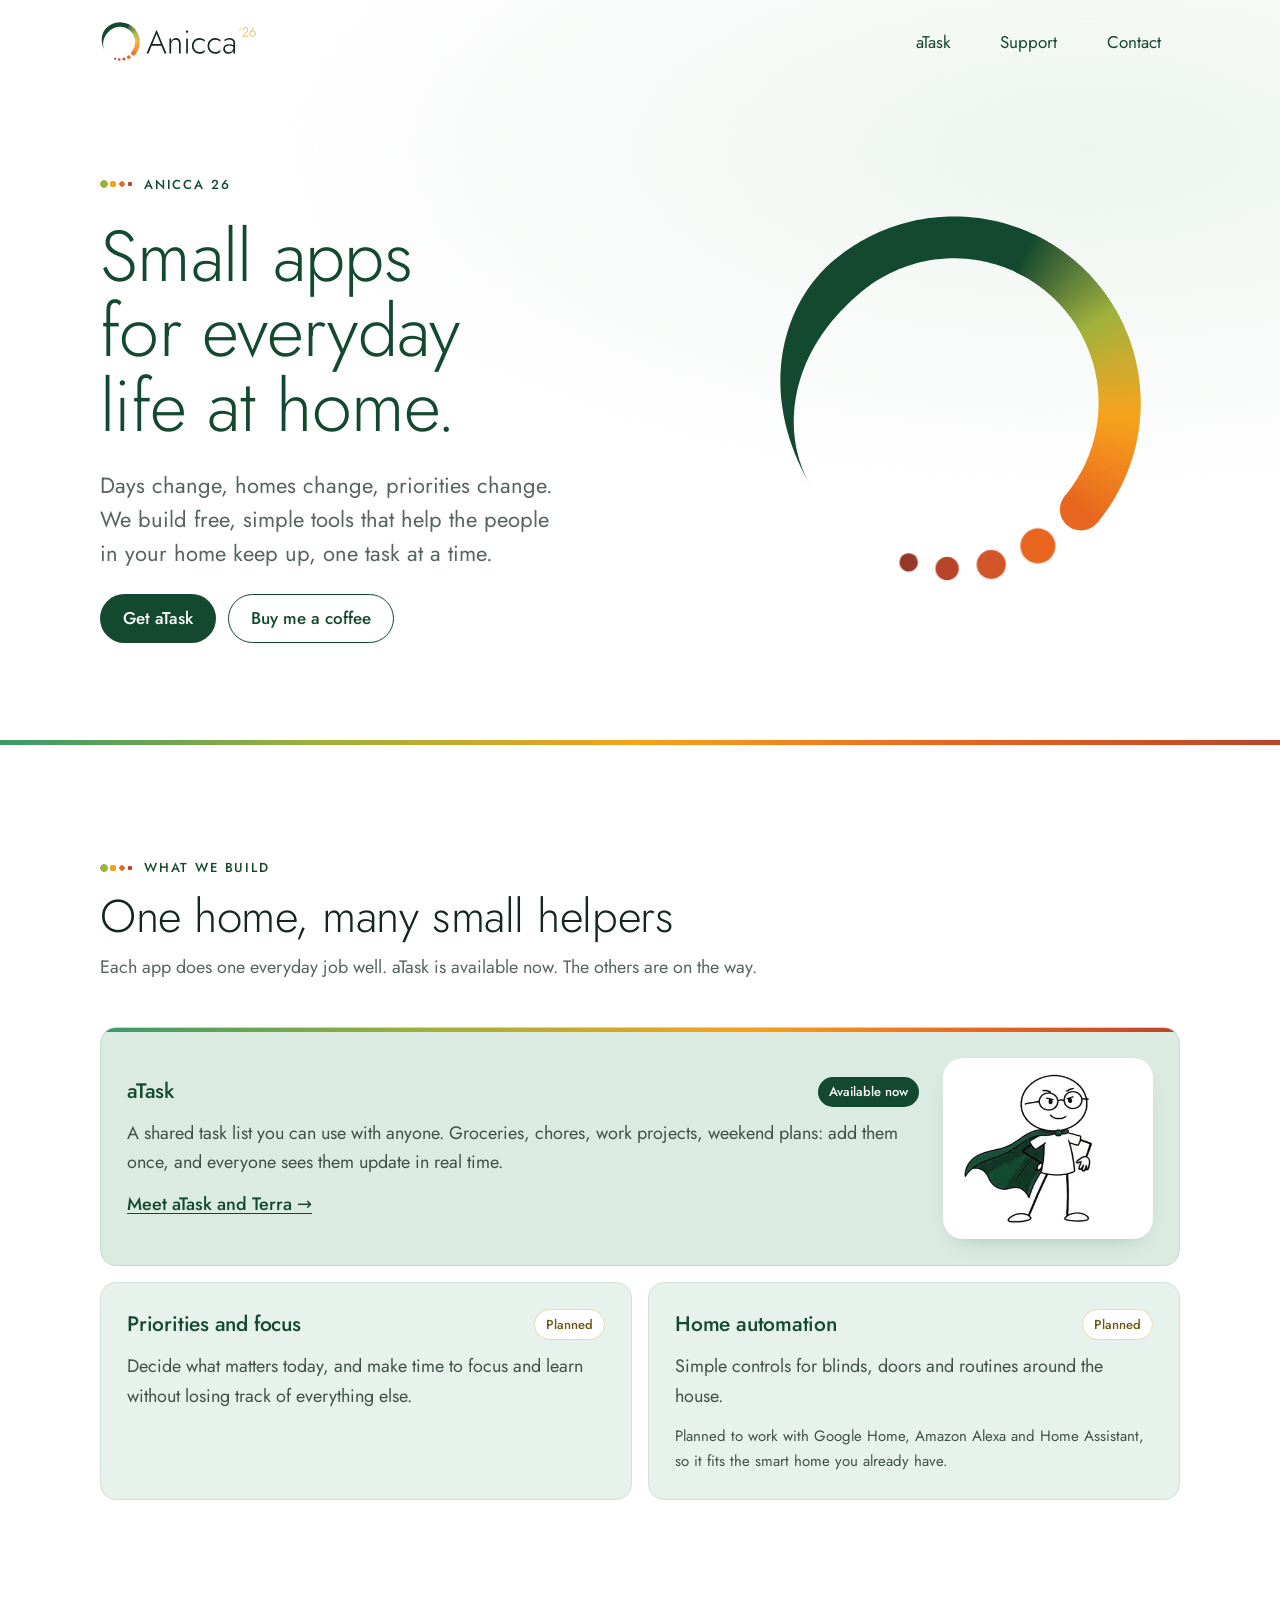
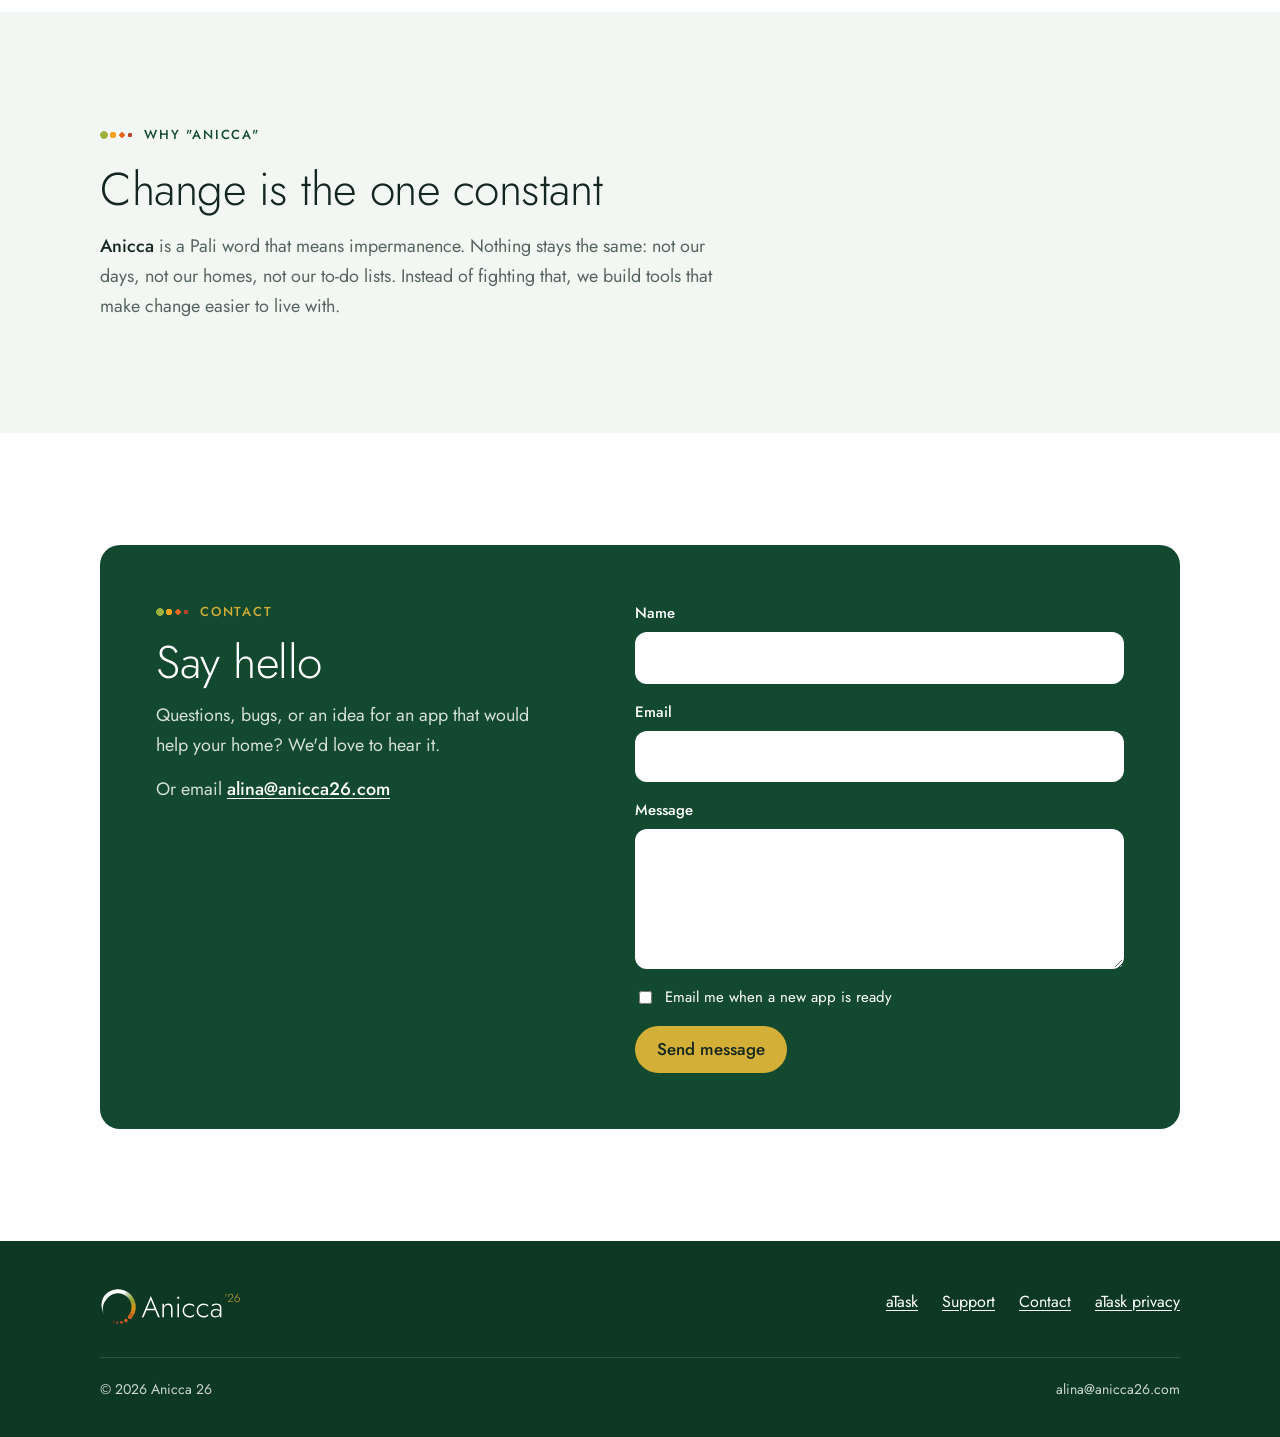
<file: docs/index.html>
<!doctype html>
<html lang="en">
<head>
  <meta charset="utf-8">
  <meta name="viewport" content="width=device-width, initial-scale=1">
  <title>Anicca 26 · Small apps for everyday life at home</title>
  <meta name="description" content="Anicca 26 builds free, simple apps for everyday life at home, one task at a time. Our first app is aTask, a shared task list you can use with anyone.">
  <link rel="canonical" href="https://anicca26.org/">
  <meta name="theme-color" content="#FFFFFF">
  <link rel="icon" href="assets/img/favicon.svg?v=3" type="image/svg+xml">
  <link rel="icon" href="assets/img/favicon-32.png?v=3" sizes="32x32" type="image/png">
  <link rel="apple-touch-icon" href="assets/img/apple-touch-icon.png?v=3">
  <meta property="og:type" content="website">
  <meta property="og:site_name" content="Anicca 26">
  <meta property="og:url" content="https://anicca26.org/">
  <meta property="og:title" content="Anicca 26 · Small apps for everyday life at home">
  <meta property="og:description" content="Free, simple apps for everyday life at home, one task at a time.">
  <meta property="og:image" content="https://anicca26.org/assets/img/og.png">
  <meta name="twitter:card" content="summary_large_image">
  <link rel="preconnect" href="https://fonts.googleapis.com">
  <link rel="preconnect" href="https://fonts.gstatic.com" crossorigin>
  <link rel="stylesheet" href="https://fonts.googleapis.com/css2?family=Jost:wght@300;400;500&display=swap">
  <link rel="stylesheet" href="assets/css/site.css?v=9">
</head>
<body>
<a class="skip" href="#main">Skip to content</a>

<div class="band">
  <div class="wrap">
    <header class="site-header">
      <a class="brand" href="./" aria-label="Anicca 26 home"><img src="assets/img/anicca26-lockup-on-light.svg?v=3" alt="Anicca 26" width="215" height="40"></a>
      <nav class="nav" aria-label="Main">
        <a href="atask/">aTask</a>
        <a href="support/">Support</a>
        <a href="#contact">Contact</a>
      </nav>
    </header>

    <section class="hero">
      <div class="copy">
        <span class="eyebrow">Anicca 26</span>
        <h1>Small apps for everyday life at home.</h1>
        <p class="lede">Days change, homes change, priorities change. We build free, simple tools that help the people in your home keep up, one task at a time.</p>
        <div class="actions">
          <a class="btn btn-primary" href="atask/">Get aTask</a>
          <a class="btn btn-outline" href="support/">Buy me a coffee</a>
        </div>
      </div>
      <div class="hero-art logo-art">
        <svg class="logo-anim play" viewBox="11 11 78 78" role="img" aria-label="The Anicca 26 logo: a line grows from a fine point into a circle, changes color, and ends in four dots">
          <defs><mask id="reveal" maskUnits="userSpaceOnUse" x="0" y="0" width="100" height="100"><path class="draw" d="M20.56 67.00 A34 34 0 1 1 71.85 76.05" pathLength="1" fill="none" stroke="#fff" stroke-width="16"/></mask></defs>
          <g mask="url(#reveal)"><path d="M20.56 67.00 L20.19 66.36 L19.84 65.72 L19.50 65.08 L19.16 64.42 L18.83 63.77 L18.52 63.11 L18.21 62.44 L17.91 61.76 L17.62 61.09 L17.34 60.40 L17.07 59.71 L16.82 59.02 L16.57 58.31 L16.33 57.61 L16.11 56.89 L15.90 56.18 L15.70 55.45 L15.51 54.72 L15.34 53.99 L15.18 53.25 L15.03 52.51 L14.90 51.76 L14.78 51.00 L14.67 50.25 L14.58 49.48 L14.50 48.72 L14.44 47.95 L14.40 47.18 L14.37 46.40 L14.36 45.62 L14.36 44.84 L14.38 44.06 L14.42 43.28 L14.48 42.49 L14.55 41.71 L14.64 40.92 L14.75 40.14 L14.88 39.35 L15.03 38.57 L15.19 37.79 L15.37 37.01 L15.58 36.23 L15.80 35.46 L16.04 34.69 L16.30 33.93 L16.58 33.17 L16.88 32.41 L17.20 31.67 L17.53 30.93 L17.89 30.19 L18.27 29.47 L18.66 28.76 L19.08 28.05 L19.51 27.36 L19.96 26.67 L20.43 26.00 L20.92 25.34 L21.43 24.69 L21.96 24.06 L22.50 23.44 L23.06 22.84 L23.64 22.25 L24.23 21.68 L24.84 21.13 L25.47 20.59 L26.11 20.07 L26.76 19.56 L27.42 19.07 L28.09 18.59 L28.77 18.12 L29.46 17.67 L30.16 17.24 L30.87 16.82 L31.59 16.42 L32.32 16.03 L33.05 15.65 L33.79 15.30 L34.54 14.96 L35.30 14.63 L36.07 14.32 L36.84 14.03 L37.62 13.76 L38.40 13.50 L39.19 13.26 L39.98 13.03 L40.78 12.83 L41.58 12.64 L42.39 12.46 L43.20 12.31 L44.01 12.17 L44.82 12.05 L45.64 11.95 L46.46 11.86 L47.28 11.80 L48.11 11.75 L48.93 11.71 L49.75 11.70 L50.58 11.70 L51.40 11.73 L52.23 11.76 L53.05 11.82 L53.87 11.90 L54.69 11.99 L55.51 12.10 L56.32 12.23 L57.13 12.37 L57.94 12.53 L58.75 12.71 L59.55 12.91 L60.34 13.12 L61.13 13.35 L61.92 13.60 L62.70 13.87 L63.48 14.15 L64.24 14.45 L65.01 14.76 L65.76 15.09 L66.51 15.44 L67.25 15.80 L67.98 16.18 L63.94 23.78 L63.38 23.48 L62.80 23.20 L62.22 22.93 L61.64 22.67 L61.05 22.43 L60.45 22.20 L59.85 21.98 L59.24 21.78 L58.63 21.58 L58.02 21.40 L57.40 21.24 L56.78 21.08 L56.16 20.95 L55.53 20.82 L54.90 20.71 L54.27 20.61 L53.64 20.52 L53.00 20.45 L52.36 20.39 L51.73 20.35 L51.09 20.32 L50.45 20.30 L49.81 20.30 L49.17 20.31 L48.53 20.34 L47.89 20.37 L47.26 20.43 L46.62 20.49 L45.99 20.57 L45.35 20.67 L44.72 20.77 L44.10 20.89 L43.47 21.03 L42.85 21.17 L42.23 21.33 L41.61 21.51 L41.00 21.70 L40.40 21.90 L39.79 22.11 L39.20 22.34 L38.60 22.57 L38.01 22.83 L37.43 23.09 L36.86 23.37 L36.29 23.66 L35.72 23.96 L35.16 24.27 L34.61 24.60 L34.07 24.93 L33.54 25.28 L33.01 25.64 L32.49 26.01 L31.97 26.40 L31.47 26.79 L30.98 27.19 L30.49 27.61 L30.00 28.03 L29.53 28.45 L29.05 28.88 L28.59 29.32 L28.12 29.77 L27.67 30.22 L27.22 30.68 L26.77 31.14 L26.33 31.62 L25.90 32.10 L25.47 32.59 L25.05 33.09 L24.64 33.59 L24.23 34.11 L23.84 34.63 L23.44 35.16 L23.06 35.70 L22.69 36.24 L22.32 36.80 L21.97 37.36 L21.62 37.93 L21.29 38.51 L20.96 39.10 L20.64 39.70 L20.34 40.31 L20.04 40.92 L19.76 41.54 L19.49 42.17 L19.24 42.80 L18.99 43.45 L18.76 44.10 L18.54 44.75 L18.34 45.42 L18.15 46.09 L17.97 46.77 L17.81 47.45 L17.67 48.14 L17.54 48.83 L17.43 49.53 L17.33 50.23 L17.25 50.93 L17.19 51.64 L17.14 52.36 L17.12 53.07 L17.11 53.79 L17.12 54.50 L17.14 55.22 L17.19 55.94 L17.25 56.66 L17.34 57.38 L17.44 58.10 L17.56 58.81 L17.70 59.53 L17.87 60.23 L18.05 60.94 L18.25 61.64 L18.47 62.34 L18.71 63.03 L18.97 63.71 L19.24 64.38 L19.54 65.05 L19.86 65.71 L20.20 66.36 L20.56 67.00Z" fill="#12492F"/><path d="M66.19 15.29 L66.49 15.43 L66.80 15.58 L67.11 15.73 L63.26 23.43 L63.03 23.31 L62.79 23.20 L62.55 23.08Z" fill="#154A2F"/><path d="M66.76 15.56 L67.07 15.71 L67.37 15.87 L67.67 16.02 L63.71 23.65 L63.47 23.53 L63.24 23.41 L63.00 23.30Z" fill="#194D30"/><path d="M67.33 15.85 L67.64 16.00 L67.94 16.16 L68.24 16.32 L64.14 23.88 L63.91 23.76 L63.68 23.64 L63.44 23.52Z" fill="#1E5031"/><path d="M67.90 16.14 L68.20 16.30 L68.50 16.46 L68.80 16.63 L64.58 24.12 L64.35 23.99 L64.11 23.87 L63.88 23.74Z" fill="#225231"/><path d="M68.46 16.44 L68.76 16.61 L69.06 16.78 L69.35 16.95 L65.00 24.37 L64.78 24.24 L64.55 24.11 L64.32 23.98Z" fill="#265532"/><path d="M69.02 16.76 L69.31 16.93 L69.61 17.10 L69.90 17.27 L65.43 24.62 L65.20 24.49 L64.98 24.35 L64.75 24.22Z" fill="#2A5833"/><path d="M69.57 17.08 L69.86 17.25 L70.15 17.43 L70.44 17.61 L65.85 24.88 L65.63 24.74 L65.40 24.61 L65.18 24.47Z" fill="#2E5B33"/><path d="M70.12 17.41 L70.40 17.59 L70.69 17.77 L70.98 17.96 L66.27 25.15 L66.05 25.01 L65.82 24.87 L65.60 24.73Z" fill="#325D34"/><path d="M70.66 17.75 L70.94 17.93 L71.23 18.12 L71.51 18.31 L66.68 25.43 L66.46 25.28 L66.24 25.13 L66.02 24.99Z" fill="#366035"/><path d="M71.19 18.10 L71.47 18.29 L71.75 18.48 L72.03 18.67 L67.09 25.71 L66.87 25.56 L66.65 25.41 L66.43 25.26Z" fill="#396335"/><path d="M71.72 18.45 L72.00 18.65 L72.28 18.84 L72.55 19.04 L67.49 25.99 L67.27 25.84 L67.06 25.69 L66.84 25.54Z" fill="#3D6536"/><path d="M72.24 18.82 L72.52 19.02 L72.79 19.22 L73.06 19.42 L67.89 26.29 L67.67 26.13 L67.46 25.97 L67.25 25.82Z" fill="#416836"/><path d="M72.76 19.19 L73.03 19.40 L73.30 19.60 L73.57 19.81 L68.28 26.59 L68.07 26.43 L67.86 26.27 L67.65 26.11Z" fill="#456B37"/><path d="M73.27 19.58 L73.54 19.79 L73.80 20.00 L74.07 20.21 L68.67 26.90 L68.46 26.73 L68.25 26.57 L68.04 26.41Z" fill="#486E37"/><path d="M73.77 19.97 L74.04 20.18 L74.30 20.40 L74.56 20.61 L69.05 27.21 L68.84 27.04 L68.64 26.88 L68.43 26.71Z" fill="#4C7138"/><path d="M74.27 20.37 L74.53 20.59 L74.79 20.81 L75.05 21.03 L69.42 27.53 L69.22 27.36 L69.02 27.19 L68.82 27.02Z" fill="#507338"/><path d="M74.76 20.78 L75.02 21.00 L75.27 21.22 L75.53 21.45 L69.80 27.86 L69.60 27.68 L69.40 27.51 L69.20 27.34Z" fill="#537638"/><path d="M75.24 21.19 L75.50 21.42 L75.75 21.65 L76.00 21.88 L70.16 28.19 L69.97 28.01 L69.77 27.84 L69.57 27.66Z" fill="#577939"/><path d="M75.72 21.62 L75.97 21.85 L76.22 22.08 L76.47 22.31 L70.52 28.53 L70.33 28.35 L70.14 28.17 L69.94 27.99Z" fill="#5B7C39"/><path d="M76.19 22.05 L76.43 22.29 L76.68 22.52 L76.92 22.76 L70.88 28.88 L70.69 28.69 L70.50 28.51 L70.31 28.33Z" fill="#5E7F39"/><path d="M76.65 22.49 L76.89 22.73 L77.13 22.97 L77.37 23.21 L71.23 29.23 L71.04 29.04 L70.85 28.85 L70.67 28.67Z" fill="#62823A"/><path d="M77.10 22.94 L77.34 23.18 L77.58 23.43 L77.82 23.67 L71.57 29.58 L71.39 29.39 L71.20 29.20 L71.02 29.02Z" fill="#66843A"/><path d="M77.55 23.39 L77.79 23.64 L78.02 23.89 L78.25 24.14 L71.91 29.95 L71.73 29.75 L71.55 29.56 L71.36 29.37Z" fill="#6A873A"/><path d="M77.99 23.86 L78.22 24.11 L78.45 24.36 L78.68 24.61 L72.24 30.31 L72.06 30.12 L71.88 29.92 L71.71 29.73Z" fill="#6D8A3A"/><path d="M78.42 24.33 L78.65 24.58 L78.87 24.84 L79.10 25.09 L72.56 30.69 L72.39 30.49 L72.22 30.29 L72.04 30.09Z" fill="#718D3A"/><path d="M78.85 24.80 L79.07 25.06 L79.29 25.32 L79.51 25.58 L72.88 31.06 L72.71 30.86 L72.54 30.66 L72.37 30.46Z" fill="#75903B"/><path d="M79.26 25.29 L79.48 25.55 L79.70 25.81 L79.91 26.08 L73.19 31.45 L73.03 31.24 L72.86 31.04 L72.69 30.84Z" fill="#78933B"/><path d="M79.67 25.78 L79.88 26.04 L80.09 26.31 L80.30 26.58 L73.50 31.84 L73.34 31.63 L73.17 31.42 L73.01 31.22Z" fill="#7C963B"/><path d="M80.07 26.28 L80.28 26.54 L80.49 26.81 L80.69 27.09 L73.80 32.23 L73.64 32.02 L73.48 31.81 L73.32 31.60Z" fill="#80993B"/><path d="M80.46 26.78 L80.66 27.05 L80.87 27.33 L81.07 27.60 L74.09 32.63 L73.94 32.42 L73.78 32.21 L73.62 31.99Z" fill="#849C3B"/><path d="M80.84 27.29 L81.04 27.57 L81.24 27.84 L81.44 28.12 L74.38 33.03 L74.23 32.82 L74.07 32.60 L73.92 32.39Z" fill="#879F3B"/><path d="M81.22 27.81 L81.41 28.09 L81.61 28.37 L81.80 28.65 L74.66 33.44 L74.51 33.22 L74.36 33.01 L74.21 32.79Z" fill="#8BA23B"/><path d="M81.58 28.33 L81.77 28.61 L81.96 28.90 L82.15 29.18 L74.93 33.86 L74.78 33.63 L74.64 33.42 L74.49 33.20Z" fill="#8FA53B"/><path d="M81.94 28.86 L82.12 29.15 L82.31 29.43 L82.49 29.72 L75.19 34.27 L75.05 34.05 L74.91 33.83 L74.77 33.61Z" fill="#93A83B"/><path d="M82.29 29.40 L82.47 29.68 L82.65 29.97 L82.82 30.26 L75.45 34.70 L75.32 34.47 L75.18 34.25 L75.04 34.02Z" fill="#97AB3A"/><path d="M82.62 29.94 L82.80 30.23 L82.98 30.52 L83.15 30.81 L75.70 35.12 L75.57 34.89 L75.44 34.67 L75.30 34.44Z" fill="#9BAE3A"/><path d="M82.95 30.48 L83.13 30.78 L83.30 31.07 L83.46 31.37 L75.95 35.55 L75.82 35.32 L75.69 35.09 L75.55 34.87Z" fill="#9EB13A"/><path d="M83.27 31.03 L83.44 31.33 L83.61 31.63 L83.77 31.93 L76.19 35.99 L76.06 35.75 L75.93 35.52 L75.80 35.29Z" fill="#A1B13A"/><path d="M83.59 31.59 L83.75 31.89 L83.91 32.19 L84.06 32.49 L76.42 36.42 L76.29 36.19 L76.17 35.96 L76.04 35.72Z" fill="#A4B139"/><path d="M83.89 32.15 L84.05 32.46 L84.20 32.76 L84.35 33.06 L76.64 36.87 L76.52 36.63 L76.40 36.39 L76.28 36.16Z" fill="#A7B038"/><path d="M84.18 32.72 L84.33 33.02 L84.48 33.33 L84.63 33.64 L76.85 37.31 L76.74 37.07 L76.62 36.84 L76.51 36.60Z" fill="#A9B038"/><path d="M84.46 33.29 L84.61 33.60 L84.76 33.91 L84.90 34.22 L77.06 37.76 L76.95 37.52 L76.84 37.28 L76.73 37.04Z" fill="#ACB037"/><path d="M84.74 33.87 L84.88 34.18 L85.02 34.49 L85.15 34.80 L77.26 38.21 L77.16 37.97 L77.05 37.73 L76.94 37.49Z" fill="#AFAF37"/><path d="M85.00 34.45 L85.14 34.76 L85.27 35.07 L85.40 35.39 L77.45 38.67 L77.35 38.43 L77.25 38.18 L77.14 37.94Z" fill="#B1AF36"/><path d="M85.26 35.03 L85.39 35.35 L85.52 35.66 L85.64 35.98 L77.64 39.13 L77.54 38.88 L77.44 38.64 L77.34 38.40Z" fill="#B4AF35"/><path d="M85.50 35.62 L85.63 35.94 L85.75 36.26 L85.87 36.58 L77.82 39.59 L77.72 39.34 L77.63 39.10 L77.53 38.85Z" fill="#B6AE35"/><path d="M85.73 36.22 L85.86 36.54 L85.97 36.85 L86.09 37.18 L77.99 40.05 L77.90 39.81 L77.80 39.56 L77.71 39.31Z" fill="#B9AE34"/><path d="M85.96 36.82 L86.07 37.14 L86.19 37.46 L86.30 37.78 L78.15 40.52 L78.06 40.27 L77.97 40.02 L77.88 39.78Z" fill="#BBAE33"/><path d="M86.17 37.42 L86.28 37.74 L86.39 38.06 L86.50 38.38 L78.30 40.99 L78.22 40.74 L78.14 40.49 L78.05 40.24Z" fill="#BEAD33"/><path d="M86.38 38.02 L86.48 38.34 L86.59 38.67 L86.68 38.99 L78.45 41.47 L78.37 41.21 L78.29 40.96 L78.21 40.71Z" fill="#C0AD32"/><path d="M86.57 38.63 L86.67 38.95 L86.77 39.28 L86.86 39.61 L78.59 41.94 L78.51 41.69 L78.44 41.43 L78.36 41.18Z" fill="#C3AD31"/><path d="M86.76 39.24 L86.85 39.57 L86.94 39.89 L87.03 40.22 L78.72 42.42 L78.65 42.16 L78.58 41.91 L78.50 41.66Z" fill="#C5AC31"/><path d="M86.93 39.85 L87.02 40.18 L87.11 40.51 L87.19 40.84 L78.84 42.90 L78.77 42.64 L78.71 42.39 L78.64 42.13Z" fill="#C8AC30"/><path d="M87.10 40.47 L87.18 40.80 L87.26 41.13 L87.34 41.46 L78.95 43.38 L78.89 43.12 L78.83 42.87 L78.77 42.61Z" fill="#CAAC2F"/><path d="M87.25 41.09 L87.33 41.42 L87.40 41.75 L87.47 42.08 L79.06 43.86 L79.00 43.60 L78.95 43.35 L78.88 43.09Z" fill="#CCAB2E"/><path d="M87.39 41.71 L87.46 42.04 L87.53 42.38 L87.60 42.71 L79.16 44.35 L79.11 44.09 L79.05 43.83 L79.00 43.57Z" fill="#CFAB2E"/><path d="M87.53 42.33 L87.59 42.67 L87.66 43.00 L87.72 43.34 L79.25 44.83 L79.20 44.57 L79.15 44.31 L79.10 44.06Z" fill="#D1AA2D"/><path d="M87.65 42.96 L87.71 43.30 L87.77 43.63 L87.82 43.97 L79.33 45.32 L79.29 45.06 L79.24 44.80 L79.19 44.54Z" fill="#D3AA2C"/><path d="M87.76 43.59 L87.82 43.92 L87.87 44.26 L87.92 44.60 L79.40 45.81 L79.36 45.55 L79.32 45.29 L79.28 45.03Z" fill="#D6A92B"/><path d="M87.86 44.22 L87.91 44.56 L87.96 44.89 L88.00 45.23 L79.47 46.30 L79.43 46.04 L79.40 45.78 L79.36 45.52Z" fill="#D8A92A"/><path d="M87.95 44.85 L88.00 45.19 L88.04 45.53 L88.08 45.86 L79.53 46.79 L79.50 46.53 L79.46 46.27 L79.43 46.01Z" fill="#DAA929"/><path d="M88.03 45.48 L88.07 45.82 L88.11 46.16 L88.14 46.50 L79.58 47.28 L79.55 47.02 L79.52 46.76 L79.49 46.50Z" fill="#DDA828"/><path d="M88.10 46.12 L88.14 46.46 L88.17 46.80 L88.19 47.13 L79.62 47.78 L79.60 47.51 L79.57 47.25 L79.55 46.99Z" fill="#DFA827"/><path d="M88.16 46.75 L88.19 47.09 L88.21 47.43 L88.24 47.77 L79.65 48.27 L79.63 48.01 L79.61 47.74 L79.59 47.48Z" fill="#E1A727"/><path d="M88.21 47.39 L88.23 47.73 L88.25 48.07 L88.27 48.41 L79.67 48.77 L79.66 48.50 L79.65 48.24 L79.63 47.98Z" fill="#E3A726"/><path d="M88.25 48.03 L88.27 48.37 L88.28 48.71 L88.29 49.05 L79.69 49.26 L79.68 49.00 L79.67 48.73 L79.66 48.47Z" fill="#E6A624"/><path d="M88.28 48.66 L88.29 49.00 L88.29 49.34 L88.30 49.68 L79.70 49.75 L79.70 49.49 L79.69 49.23 L79.68 48.96Z" fill="#E8A623"/><path d="M88.29 49.30 L88.30 49.64 L88.30 49.98 L88.30 50.32 L79.70 50.25 L79.70 49.99 L79.70 49.72 L79.70 49.46Z" fill="#EAA522"/><path d="M88.30 49.94 L88.30 50.28 L88.29 50.62 L88.29 50.96 L79.69 50.74 L79.70 50.48 L79.70 50.22 L79.70 49.95Z" fill="#ECA521"/><path d="M88.30 50.58 L88.29 50.92 L88.28 51.26 L88.27 51.60 L79.67 51.24 L79.68 50.98 L79.69 50.71 L79.70 50.45Z" fill="#EFA420"/><path d="M88.28 51.22 L88.27 51.56 L88.25 51.90 L88.23 52.24 L79.65 51.73 L79.66 51.47 L79.68 51.21 L79.69 50.94Z" fill="#F1A41F"/><path d="M88.26 51.85 L88.24 52.19 L88.22 52.53 L88.19 52.87 L79.62 52.23 L79.64 51.96 L79.65 51.70 L79.67 51.44Z" fill="#F3A31E"/><path d="M88.22 52.49 L88.20 52.83 L88.17 53.17 L88.14 53.51 L79.58 52.72 L79.60 52.46 L79.62 52.19 L79.64 51.93Z" fill="#F5A21C"/><path d="M88.17 53.13 L88.14 53.47 L88.11 53.80 L88.08 54.14 L79.53 53.21 L79.55 52.95 L79.58 52.69 L79.60 52.42Z" fill="#F7A21B"/><path d="M88.11 53.76 L88.08 54.10 L88.04 54.44 L88.00 54.78 L79.47 53.70 L79.50 53.44 L79.53 53.18 L79.56 52.92Z" fill="#F7A01B"/><path d="M88.05 54.40 L88.01 54.73 L87.96 55.07 L87.92 55.41 L79.40 54.19 L79.44 53.93 L79.47 53.67 L79.50 53.41Z" fill="#F69F1B"/><path d="M87.97 55.03 L87.92 55.37 L87.87 55.70 L87.82 56.04 L79.33 54.68 L79.37 54.42 L79.41 54.16 L79.44 53.90Z" fill="#F69D1C"/><path d="M87.88 55.66 L87.83 56.00 L87.77 56.33 L87.71 56.67 L79.25 55.17 L79.29 54.91 L79.33 54.65 L79.37 54.39Z" fill="#F69B1C"/><path d="M87.78 56.29 L87.72 56.63 L87.66 56.96 L87.60 57.30 L79.16 55.66 L79.21 55.40 L79.25 55.14 L79.30 54.88Z" fill="#F59A1C"/><path d="M87.67 56.92 L87.61 57.25 L87.54 57.59 L87.47 57.92 L79.06 56.14 L79.11 55.88 L79.16 55.63 L79.21 55.37Z" fill="#F5981C"/><path d="M87.55 57.55 L87.48 57.88 L87.41 58.21 L87.33 58.54 L78.95 56.63 L79.01 56.37 L79.06 56.11 L79.12 55.85Z" fill="#F5971C"/><path d="M87.42 58.17 L87.34 58.50 L87.27 58.83 L87.19 59.17 L78.84 57.11 L78.90 56.85 L78.96 56.59 L79.02 56.34Z" fill="#F4951C"/><path d="M87.28 58.79 L87.20 59.12 L87.11 59.45 L87.03 59.78 L78.71 57.59 L78.78 57.33 L78.84 57.08 L78.91 56.82Z" fill="#F4941D"/><path d="M87.13 59.41 L87.04 59.74 L86.95 60.07 L86.86 60.40 L78.58 58.06 L78.65 57.81 L78.72 57.55 L78.79 57.30Z" fill="#F3921D"/><path d="M86.96 60.03 L86.87 60.36 L86.78 60.69 L86.68 61.01 L78.45 58.54 L78.52 58.29 L78.59 58.03 L78.66 57.78Z" fill="#F3901D"/><path d="M86.79 60.64 L86.70 60.97 L86.60 61.30 L86.49 61.62 L78.30 59.01 L78.38 58.76 L78.46 58.51 L78.53 58.25Z" fill="#F38F1D"/><path d="M86.61 61.26 L86.51 61.58 L86.40 61.90 L86.30 62.23 L78.15 59.48 L78.23 59.23 L78.31 58.98 L78.39 58.73Z" fill="#F28D1D"/><path d="M86.42 61.86 L86.31 62.19 L86.20 62.51 L86.09 62.83 L77.98 59.95 L78.07 59.70 L78.16 59.45 L78.24 59.20Z" fill="#F28C1D"/><path d="M86.21 62.47 L86.10 62.79 L85.99 63.11 L85.87 63.43 L77.81 60.41 L77.91 60.17 L77.99 59.92 L78.08 59.67Z" fill="#F18A1D"/><path d="M86.00 63.07 L85.88 63.39 L85.76 63.71 L85.64 64.03 L77.64 60.88 L77.73 60.63 L77.83 60.38 L77.92 60.14Z" fill="#F1881E"/><path d="M85.78 63.67 L85.66 63.99 L85.53 64.30 L85.40 64.62 L77.45 61.34 L77.55 61.09 L77.65 60.85 L77.74 60.60Z" fill="#F1871E"/><path d="M85.55 64.26 L85.42 64.58 L85.29 64.89 L85.15 65.21 L77.26 61.79 L77.36 61.55 L77.46 61.30 L77.56 61.06Z" fill="#F0851E"/><path d="M85.30 64.85 L85.17 65.17 L85.03 65.48 L84.89 65.79 L77.06 62.24 L77.17 62.00 L77.27 61.76 L77.38 61.52Z" fill="#F0841E"/><path d="M85.05 65.44 L84.91 65.75 L84.77 66.06 L84.63 66.37 L76.85 62.69 L76.96 62.45 L77.07 62.21 L77.18 61.97Z" fill="#EF821E"/><path d="M84.79 66.02 L84.64 66.33 L84.50 66.64 L84.35 66.94 L76.64 63.14 L76.75 62.90 L76.87 62.66 L76.98 62.42Z" fill="#EF801E"/><path d="M84.52 66.60 L84.37 66.90 L84.22 67.21 L84.06 67.51 L76.41 63.58 L76.53 63.34 L76.65 63.11 L76.77 62.87Z" fill="#EF7F1E"/><path d="M84.24 67.17 L84.08 67.47 L83.92 67.78 L83.77 68.08 L76.18 64.02 L76.31 63.78 L76.43 63.55 L76.55 63.32Z" fill="#EE7D1E"/><path d="M83.94 67.74 L83.79 68.04 L83.62 68.34 L83.46 68.64 L75.95 64.45 L76.07 64.22 L76.20 63.99 L76.32 63.76Z" fill="#EE7B1E"/><path d="M83.64 68.30 L83.48 68.60 L83.31 68.90 L83.14 69.19 L75.70 64.88 L75.83 64.65 L75.96 64.42 L76.09 64.19Z" fill="#ED7A1E"/><path d="M83.33 68.86 L83.17 69.16 L82.99 69.45 L82.82 69.74 L75.45 65.31 L75.59 65.08 L75.72 64.85 L75.85 64.62Z" fill="#ED781E"/><path d="M83.02 69.41 L82.84 69.71 L82.67 70.00 L82.49 70.29 L75.19 65.73 L75.33 65.51 L75.47 65.28 L75.60 65.05Z" fill="#EC761F"/><path d="M82.69 69.96 L82.51 70.25 L82.33 70.54 L82.14 70.82 L74.93 66.15 L75.07 65.93 L75.21 65.70 L75.35 65.48Z" fill="#EC751F"/><path d="M82.35 70.50 L82.17 70.79 L81.98 71.07 L81.79 71.36 L74.65 66.56 L74.80 66.34 L74.94 66.12 L75.09 65.90Z" fill="#EC731F"/><path d="M82.00 71.04 L81.82 71.32 L81.63 71.60 L81.43 71.88 L74.37 66.97 L74.52 66.75 L74.67 66.53 L74.82 66.31Z" fill="#EB711F"/><path d="M81.65 71.57 L81.46 71.85 L81.26 72.13 L81.06 72.40 L74.09 67.37 L74.24 67.16 L74.39 66.94 L74.54 66.73Z" fill="#EB701F"/><path d="M81.29 72.09 L81.09 72.37 L80.89 72.64 L80.69 72.92 L73.80 67.77 L73.95 67.56 L74.11 67.35 L74.26 67.13Z" fill="#EA6E1F"/><path d="M80.91 72.61 L80.71 72.88 L80.51 73.16 L80.30 73.43 L73.50 68.17 L73.66 67.96 L73.82 67.75 L73.97 67.53Z" fill="#EA6C1F"/><path d="M80.53 73.12 L80.33 73.39 L80.12 73.66 L79.91 73.93 L73.19 68.55 L73.35 68.35 L73.52 68.14 L73.68 67.93Z" fill="#E96A1F"/><path d="M80.14 73.63 L79.93 73.89 L79.72 74.16 L79.50 74.42 L72.88 68.94 L73.05 68.73 L73.21 68.53 L73.37 68.32Z" fill="#E9691F"/><path d="M79.75 74.13 L79.61 74.29 L79.48 74.46 L79.34 74.62 L72.75 69.09 L72.86 68.96 L72.96 68.84 L73.07 68.71Z" fill="#E8671F"/><path d="M72.95 68.85 L79.60 74.31 L79.34 74.62 L79.03 74.95 L78.69 75.24 L78.32 75.50 L77.93 75.72 L77.52 75.90 L77.09 76.03 L76.64 76.11 L76.20 76.15 L75.75 76.14 L75.30 76.09 L74.86 75.99 L74.43 75.84 L74.03 75.65 L73.64 75.42 L73.28 75.15 L72.95 74.84 L72.66 74.50 L72.40 74.13 L72.18 73.74 L72.00 73.33 L71.87 72.90 L71.79 72.45 L71.75 72.00 L71.76 71.55 L71.81 71.11 L71.91 70.67 L72.06 70.24 L72.25 69.84 L72.48 69.45 L72.75 69.09Z" fill="#E8661F"/></g><circle class="d d1" cx="67.21" cy="79.33" r="3.6" fill="#E8661F"/><circle class="d d2" cx="57.65" cy="83.13" r="3.0" fill="#D2552A"/><circle class="d d3" cx="48.58" cy="83.97" r="2.4" fill="#B8452A"/><circle class="d d4" cx="40.69" cy="82.70" r="1.9" fill="#963826"/>
        </svg>
      </div>
    </section>
  </div>
</div>

<main id="main">
  <section class="section">
    <div class="wrap">
      <div class="section-head">
        <span class="eyebrow">What we build</span>
        <h2>One home, many small helpers</h2>
        <p>Each app does one everyday job well. aTask is available now. The others are on the way.</p>
      </div>
      <div class="products">
        <article class="product featured is-link">
          <div class="text">
            <div class="top"><h3>aTask</h3><span class="chip chip-now">Available now</span></div>
            <p>A shared task list you can use with anyone. Groceries, chores, work projects, weekend plans: add them once, and everyone sees them update in real time.</p>
            <a class="more stretched" href="atask/">Meet aTask and Terra →</a>
          </div>
          <picture>
            <source srcset="assets/img/terra-wave-still.png?v=3" media="(prefers-reduced-motion: reduce)">
            <img class="terra-anim" src="assets/img/terra-wave.webp?v=3" alt="Terra, aTask's guide, waving hello" width="320" height="272" loading="lazy">
          </picture>
        </article>
        <article class="product">
          <div class="top"><h3>Priorities and focus</h3><span class="chip chip-later">Planned</span></div>
          <p>Decide what matters today, and make time to focus and learn without losing track of everything else.</p>
        </article>
        <article class="product">
          <div class="top"><h3>Home automation</h3><span class="chip chip-later">Planned</span></div>
          <p>Simple controls for blinds, doors and routines around the house.</p>
          <p class="works">Planned to work with Google Home, Amazon Alexa and Home Assistant, so it fits the smart home you already have.</p>
        </article>
      </div>
    </div>
  </section>

  <section class="section tinted">
    <div class="wrap">
      <div class="story">
        <span class="eyebrow">Why "Anicca"</span>
        <h2>Change is the one constant</h2>
        <p><strong>Anicca</strong> is a Pali word that means impermanence. Nothing stays the same: not our days, not our homes, not our to-do lists. Instead of fighting that, we build tools that make change easier to live with.</p>
      </div>
    </div>
  </section>

  <section class="section" id="contact">
    <div class="wrap">
      <div class="panel contact">
        <div class="intro">
          <span class="eyebrow" style="color:var(--gold)">Contact</span>
          <h2>Say hello</h2>
          <p class="muted">Questions, bugs, or an idea for an app that would help your home? We'd love to hear it.</p>
          <p class="muted">Or email <a class="email" href="mailto:alina@anicca26.com">alina@anicca26.com</a></p>
        </div>
        <!-- Form endpoint: FormSubmit (works on any static host). See README → "Contact form". -->
        <form action="https://formsubmit.co/alina@anicca26.com" method="POST">
          <input type="hidden" name="_subject" value="New message from anicca26.org">
          <input type="hidden" name="_next" value="https://anicca26.org/thanks/">
          <input type="hidden" name="_template" value="table">
          <input type="text" name="_honey" class="hp" tabindex="-1" autocomplete="off" aria-hidden="true">
          <div class="field"><label for="name">Name</label><input id="name" name="name" autocomplete="name"></div>
          <div class="field"><label for="email">Email</label><input id="email" name="email" type="email" autocomplete="email" required></div>
          <div class="field"><label for="message">Message</label><textarea id="message" name="message" required></textarea></div>
          <label style="display:flex;gap:10px;align-items:center;font-weight:400"><input type="checkbox" name="updates" value="yes" style="width:auto"> Email me when a new app is ready</label>
          <button class="btn btn-gold" type="submit">Send message</button>
        </form>
      </div>
    </div>
  </section>
</main>

<footer class="site-footer">
  <div class="wrap">
    <div class="footer-grid">
      <img src="assets/img/anicca26-lockup-on-dark.svg?v=3" alt="Anicca 26" width="194" height="36">
      <nav class="footer-links" aria-label="Footer">
        <a href="atask/">aTask</a>
        <a href="support/">Support</a>
        <a href="#contact">Contact</a>
        <a href="https://atask.anicca26.org/privacy">aTask privacy</a>
      </nav>
    </div>
    <div class="footer-bottom">
      <span>© 2026 Anicca 26</span>
      <span>alina@anicca26.com</span>
    </div>
  </div>
</footer>
<script src="assets/js/site.js?v=6" defer></script>
</body>
</html>
</file>
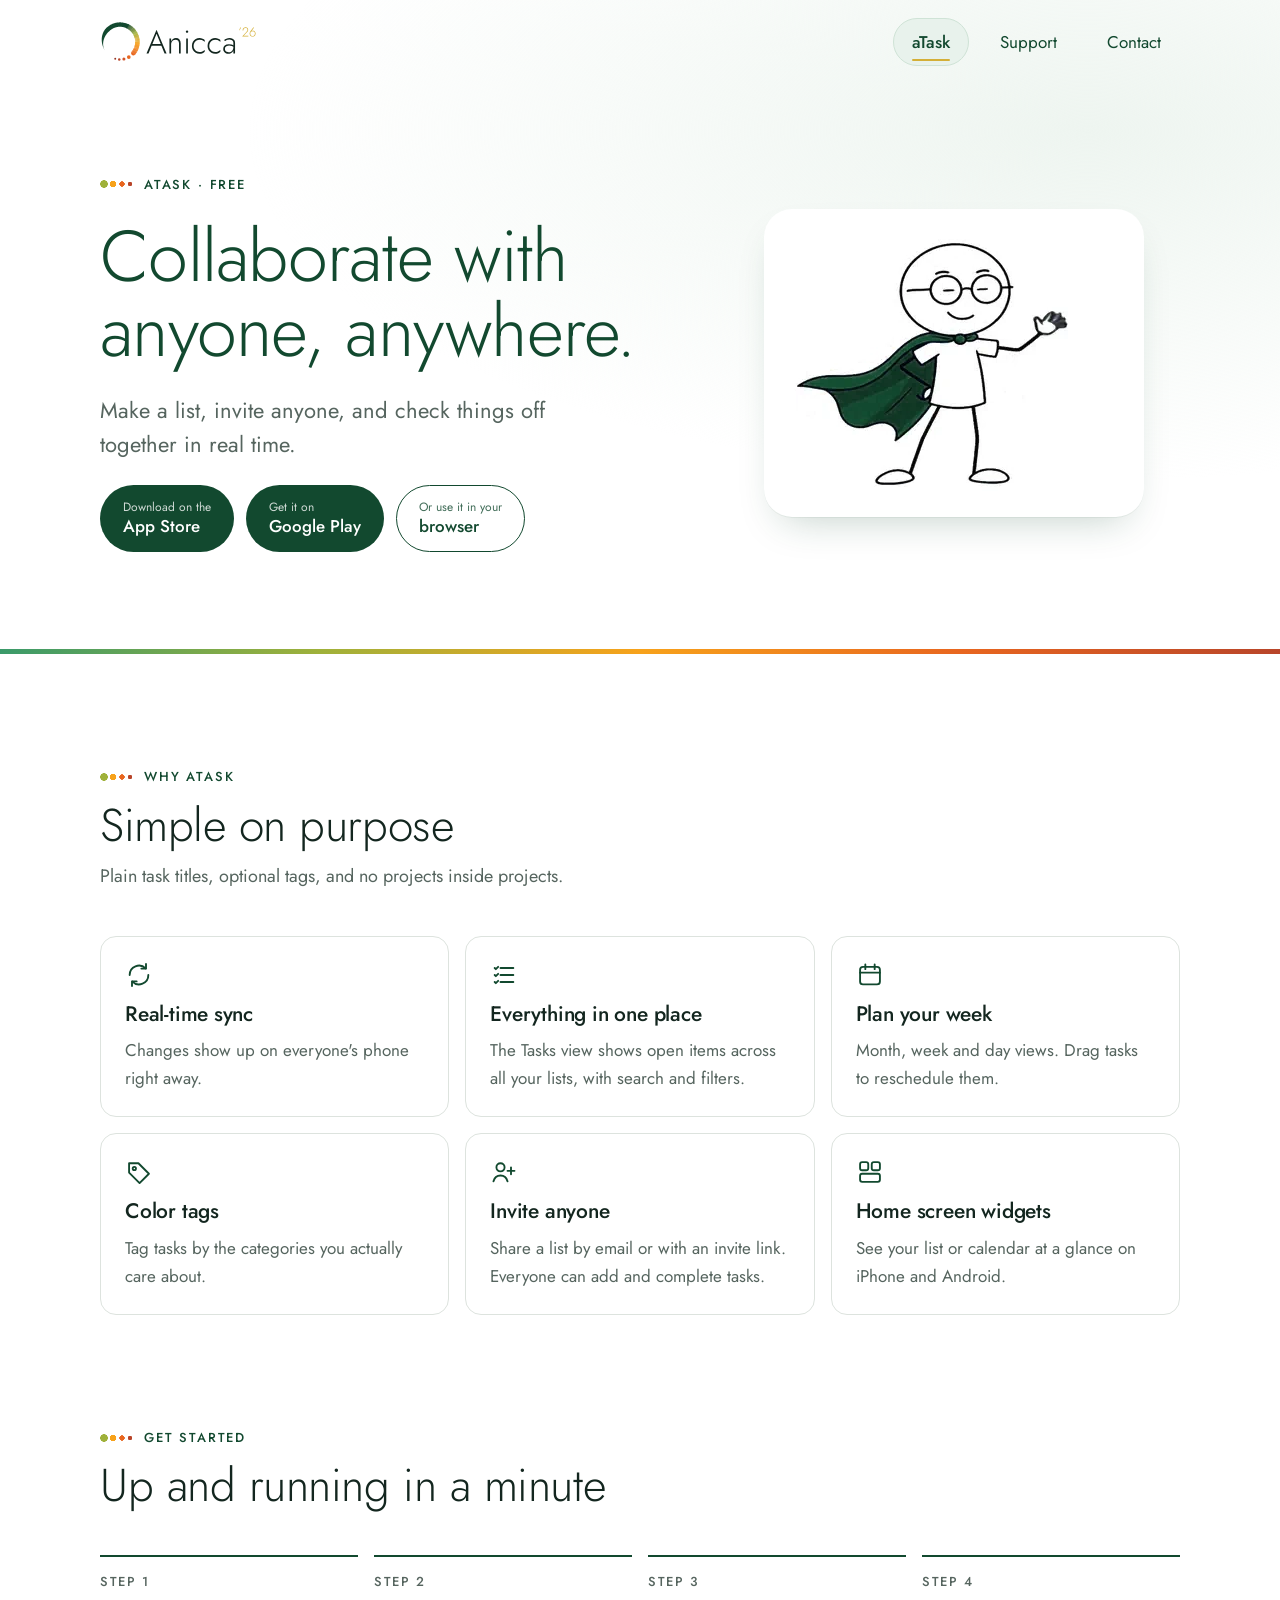
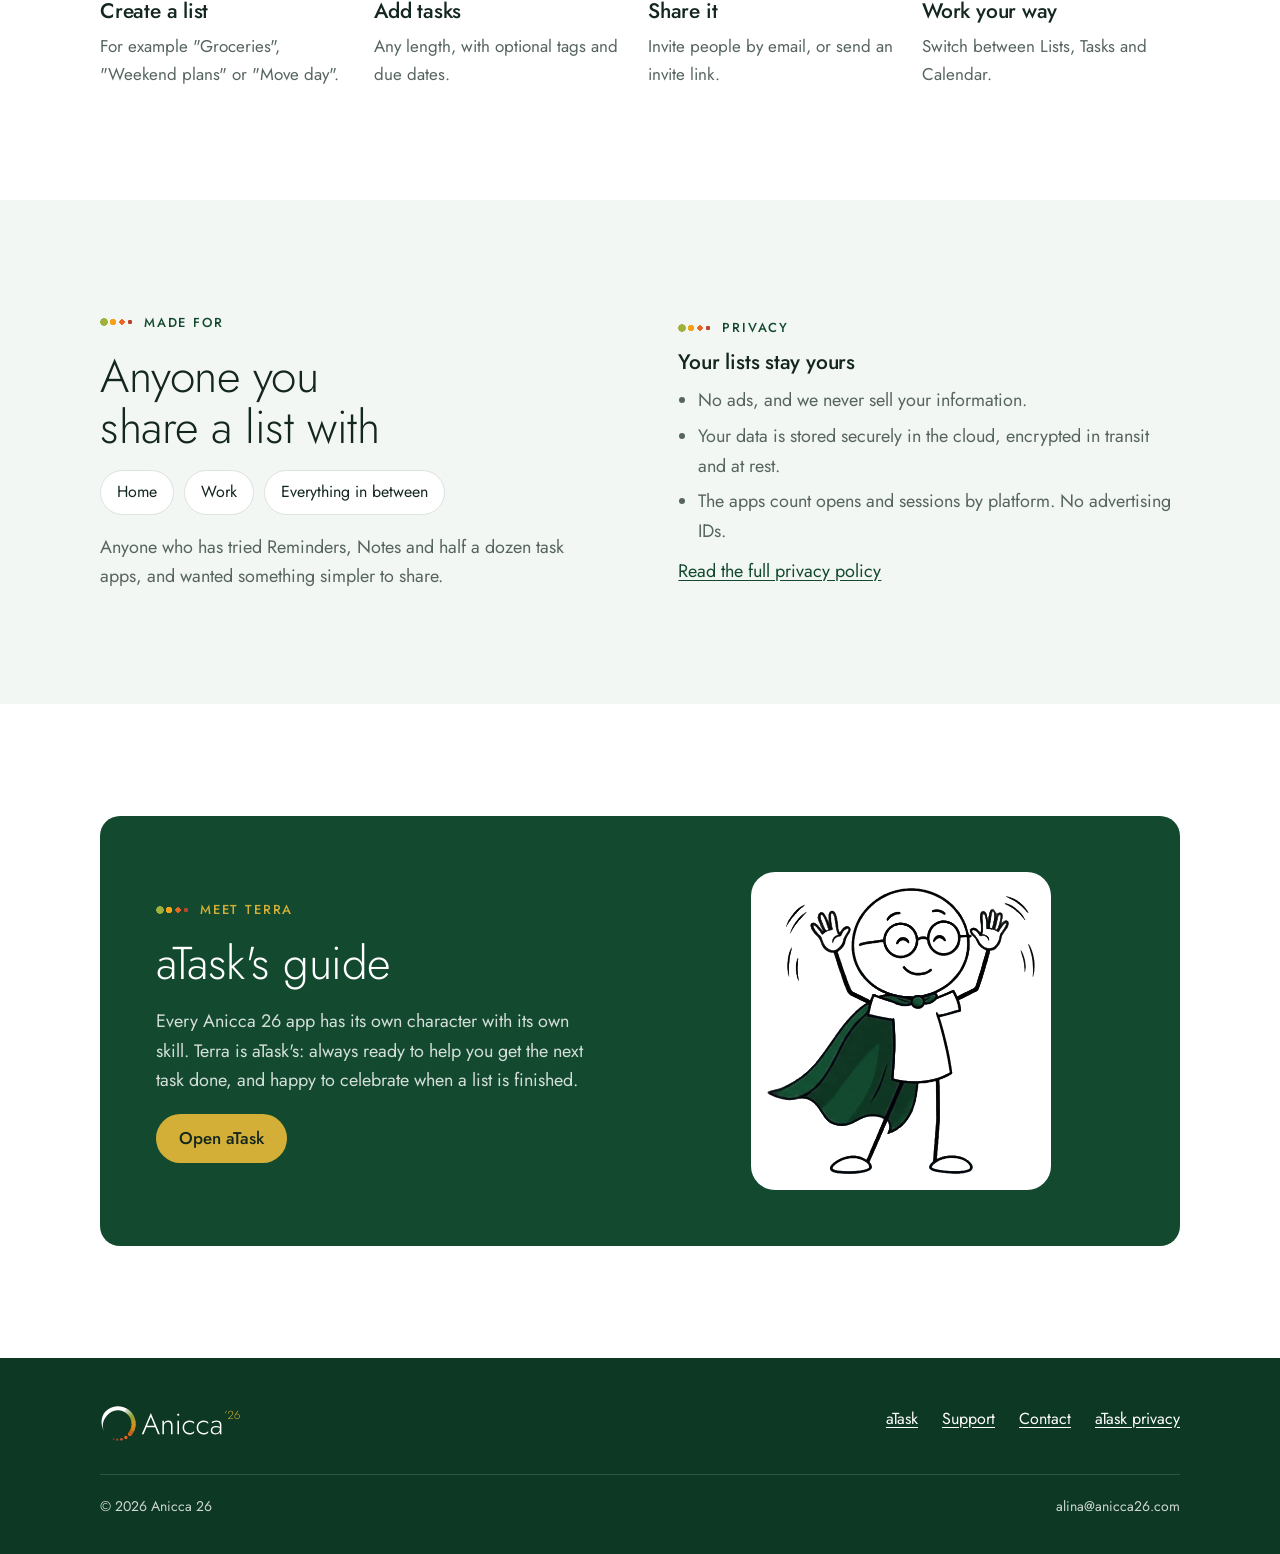
<file: docs/atask/index.html>
<!doctype html>
<html lang="en">
<head>
  <meta charset="utf-8">
  <meta name="viewport" content="width=device-width, initial-scale=1">
  <title>aTask · Shared lists for home and work · Anicca 26</title>
  <meta name="description" content="aTask is a free shared task list you can use with anyone. Real-time sync, a calendar, color tags and home screen widgets. On iPhone, Android and the web.">
  <link rel="canonical" href="https://anicca26.org/atask/">
  <meta name="theme-color" content="#FFFFFF">
  <link rel="icon" href="../assets/img/favicon.svg?v=3" type="image/svg+xml">
  <link rel="icon" href="../assets/img/favicon-32.png?v=3" sizes="32x32" type="image/png">
  <link rel="apple-touch-icon" href="../assets/img/apple-touch-icon.png?v=3">
  <meta property="og:type" content="website">
  <meta property="og:site_name" content="Anicca 26">
  <meta property="og:url" content="https://anicca26.org/atask/">
  <meta property="og:title" content="aTask · Shared lists for home and work">
  <meta property="og:description" content="Make a list, invite anyone, and check things off together in real time.">
  <meta property="og:image" content="https://anicca26.org/assets/img/og.png">
  <meta name="twitter:card" content="summary_large_image">
  <link rel="preconnect" href="https://fonts.googleapis.com">
  <link rel="preconnect" href="https://fonts.gstatic.com" crossorigin>
  <link rel="stylesheet" href="https://fonts.googleapis.com/css2?family=Jost:wght@300;400;500&display=swap">
  <link rel="stylesheet" href="../assets/css/site.css?v=9">
</head>
<body>
<a class="skip" href="#main">Skip to content</a>

<div class="band">
  <div class="wrap">
    <header class="site-header">
      <a class="brand" href="../" aria-label="Anicca 26 home"><img src="../assets/img/anicca26-lockup-on-light.svg?v=3" alt="Anicca 26" width="215" height="40"></a>
      <nav class="nav" aria-label="Main">
        <a href="./" aria-current="page">aTask</a>
        <a href="../support/">Support</a>
        <a href="../#contact">Contact</a>
      </nav>
    </header>

    <section class="hero">
      <div class="copy">
        <span class="eyebrow">aTask · Free</span>
        <h1>Collaborate with anyone, anywhere.</h1>
        <p class="lede">Make a list, invite anyone, and check things off together in real time.</p>
        <div class="actions">
          <a class="btn btn-primary" href="https://apps.apple.com/us/app/atask/id6767109956"><span class="two"><small>Download on the</small>App Store</span></a>
          <a class="btn btn-primary" href="https://play.google.com/store/apps/details?id=org.anicca26.atask"><span class="two"><small>Get it on</small>Google Play</span></a>
          <a class="btn btn-outline" href="https://atask.anicca26.org"><span class="two"><small>Or use it in your</small>browser</span></a>
        </div>
      </div>
      <div class="hero-art terra-card">
        <picture>
          <source srcset="../assets/img/terra-wave-still.png?v=3" media="(prefers-reduced-motion: reduce)">
          <img class="terra-anim" src="../assets/img/terra-wave.webp?v=3" alt="Terra, aTask's guide, waving hello" width="320" height="272">
        </picture>
      </div>
    </section>
  </div>
</div>

<main id="main">
  <section class="section">
    <div class="wrap">
      <div class="section-head">
        <span class="eyebrow">Why aTask</span>
        <h2>Simple on purpose</h2>
        <p>Plain task titles, optional tags, and no projects inside projects.</p>
      </div>
      <div class="features">
        <div class="feature">
          <svg viewBox="0 0 24 24" fill="none" stroke="currentColor" stroke-width="1.6" stroke-linecap="round" stroke-linejoin="round" aria-hidden="true"><path d="M20 12a8 8 0 0 1-13.7 5.6M4 12A8 8 0 0 1 17.7 6.4"/><path d="M18 2.5v4h-4M6 21.5v-4h4"/></svg>
          <h3>Real-time sync</h3>
          <p>Changes show up on everyone's phone right away.</p>
        </div>
        <div class="feature">
          <svg viewBox="0 0 24 24" fill="none" stroke="currentColor" stroke-width="1.6" stroke-linecap="round" stroke-linejoin="round" aria-hidden="true"><path d="M9 6h11M9 12h11M9 18h11"/><path d="M4 6l1 1 2-2M4 12l1 1 2-2M4 18l1 1 2-2"/></svg>
          <h3>Everything in one place</h3>
          <p>The Tasks view shows open items across all your lists, with search and filters.</p>
        </div>
        <div class="feature">
          <svg viewBox="0 0 24 24" fill="none" stroke="currentColor" stroke-width="1.6" stroke-linecap="round" stroke-linejoin="round" aria-hidden="true"><rect x="3.5" y="5" width="17" height="15" rx="2.5"/><path d="M3.5 10h17M8 3v4M16 3v4"/></svg>
          <h3>Plan your week</h3>
          <p>Month, week and day views. Drag tasks to reschedule them.</p>
        </div>
        <div class="feature">
          <svg viewBox="0 0 24 24" fill="none" stroke="currentColor" stroke-width="1.6" stroke-linecap="round" stroke-linejoin="round" aria-hidden="true"><path d="M3.5 12.5V4.5h8l9 9-8 8z"/><circle cx="8" cy="9" r="1.4"/></svg>
          <h3>Color tags</h3>
          <p>Tag tasks by the categories you actually care about.</p>
        </div>
        <div class="feature">
          <svg viewBox="0 0 24 24" fill="none" stroke="currentColor" stroke-width="1.6" stroke-linecap="round" stroke-linejoin="round" aria-hidden="true"><circle cx="9" cy="8" r="3.5"/><path d="M3 20c.8-3.4 3.2-5 6-5s5.2 1.6 6 5M18 8v6M15 11h6"/></svg>
          <h3>Invite anyone</h3>
          <p>Share a list by email or with an invite link. Everyone can add and complete tasks.</p>
        </div>
        <div class="feature">
          <svg viewBox="0 0 24 24" fill="none" stroke="currentColor" stroke-width="1.6" stroke-linecap="round" stroke-linejoin="round" aria-hidden="true"><rect x="3.5" y="3.5" width="7" height="7" rx="1.8"/><rect x="13.5" y="3.5" width="7" height="7" rx="1.8"/><rect x="3.5" y="13.5" width="17" height="7" rx="1.8"/></svg>
          <h3>Home screen widgets</h3>
          <p>See your list or calendar at a glance on iPhone and Android.</p>
        </div>
      </div>
    </div>
  </section>

  <section class="section">
    <div class="wrap">
      <div class="section-head">
        <span class="eyebrow">Get started</span>
        <h2>Up and running in a minute</h2>
      </div>
      <ol class="steps">
        <li><h3>Create a list</h3><p>For example "Groceries", "Weekend plans" or "Move day".</p></li>
        <li><h3>Add tasks</h3><p>Any length, with optional tags and due dates.</p></li>
        <li><h3>Share it</h3><p>Invite people by email, or send an invite link.</p></li>
        <li><h3>Work your way</h3><p>Switch between Lists, Tasks and Calendar.</p></li>
      </ol>
    </div>
  </section>

  <section class="section tinted">
    <div class="wrap split">
      <div class="story">
        <span class="eyebrow">Made for</span>
        <h2>Anyone you share a list with</h2>
        <div class="who"><span>Home</span><span>Work</span><span>Everything in between</span></div>
        <p>Anyone who has tried Reminders, Notes and half a dozen task apps, and wanted something simpler to share.</p>
      </div>
      <div class="privacy">
        <span class="eyebrow">Privacy</span>
        <h3>Your lists stay yours</h3>
        <ul>
          <li>No ads, and we never sell your information.</li>
          <li>Your data is stored securely in the cloud, encrypted in transit and at rest.</li>
          <li>The apps count opens and sessions by platform. No advertising IDs.</li>
        </ul>
        <p><a href="https://atask.anicca26.org/privacy">Read the full privacy policy</a></p>
      </div>
    </div>
  </section>

  <section class="section">
    <div class="wrap">
      <div class="panel split">
        <div class="story">
          <span class="eyebrow" style="color:var(--gold)">Meet Terra</span>
          <h2>aTask's guide</h2>
          <p class="muted">Every Anicca 26 app has its own character with its own skill. Terra is aTask's: always ready to help you get the next task done, and happy to celebrate when a list is finished.</p>
          <div class="actions"><a class="btn btn-gold" href="https://atask.anicca26.org">Open aTask</a></div>
        </div>
        <img class="terra" src="../assets/img/terra-celebrate.png?v=3" alt="Terra celebrating a finished list" width="320" height="320" loading="lazy" style="max-width:300px;justify-self:center;background:#fff;border-radius:24px;padding:16px">
      </div>
    </div>
  </section>
</main>

<footer class="site-footer">
  <div class="wrap">
    <div class="footer-grid">
      <img src="../assets/img/anicca26-lockup-on-dark.svg?v=3" alt="Anicca 26" width="194" height="36">
      <nav class="footer-links" aria-label="Footer">
        <a href="./">aTask</a>
        <a href="../support/">Support</a>
        <a href="../#contact">Contact</a>
        <a href="https://atask.anicca26.org/privacy">aTask privacy</a>
      </nav>
    </div>
    <div class="footer-bottom">
      <span>© 2026 Anicca 26</span>
      <span>alina@anicca26.com</span>
    </div>
  </div>
</footer>
</body>
</html>
</file>
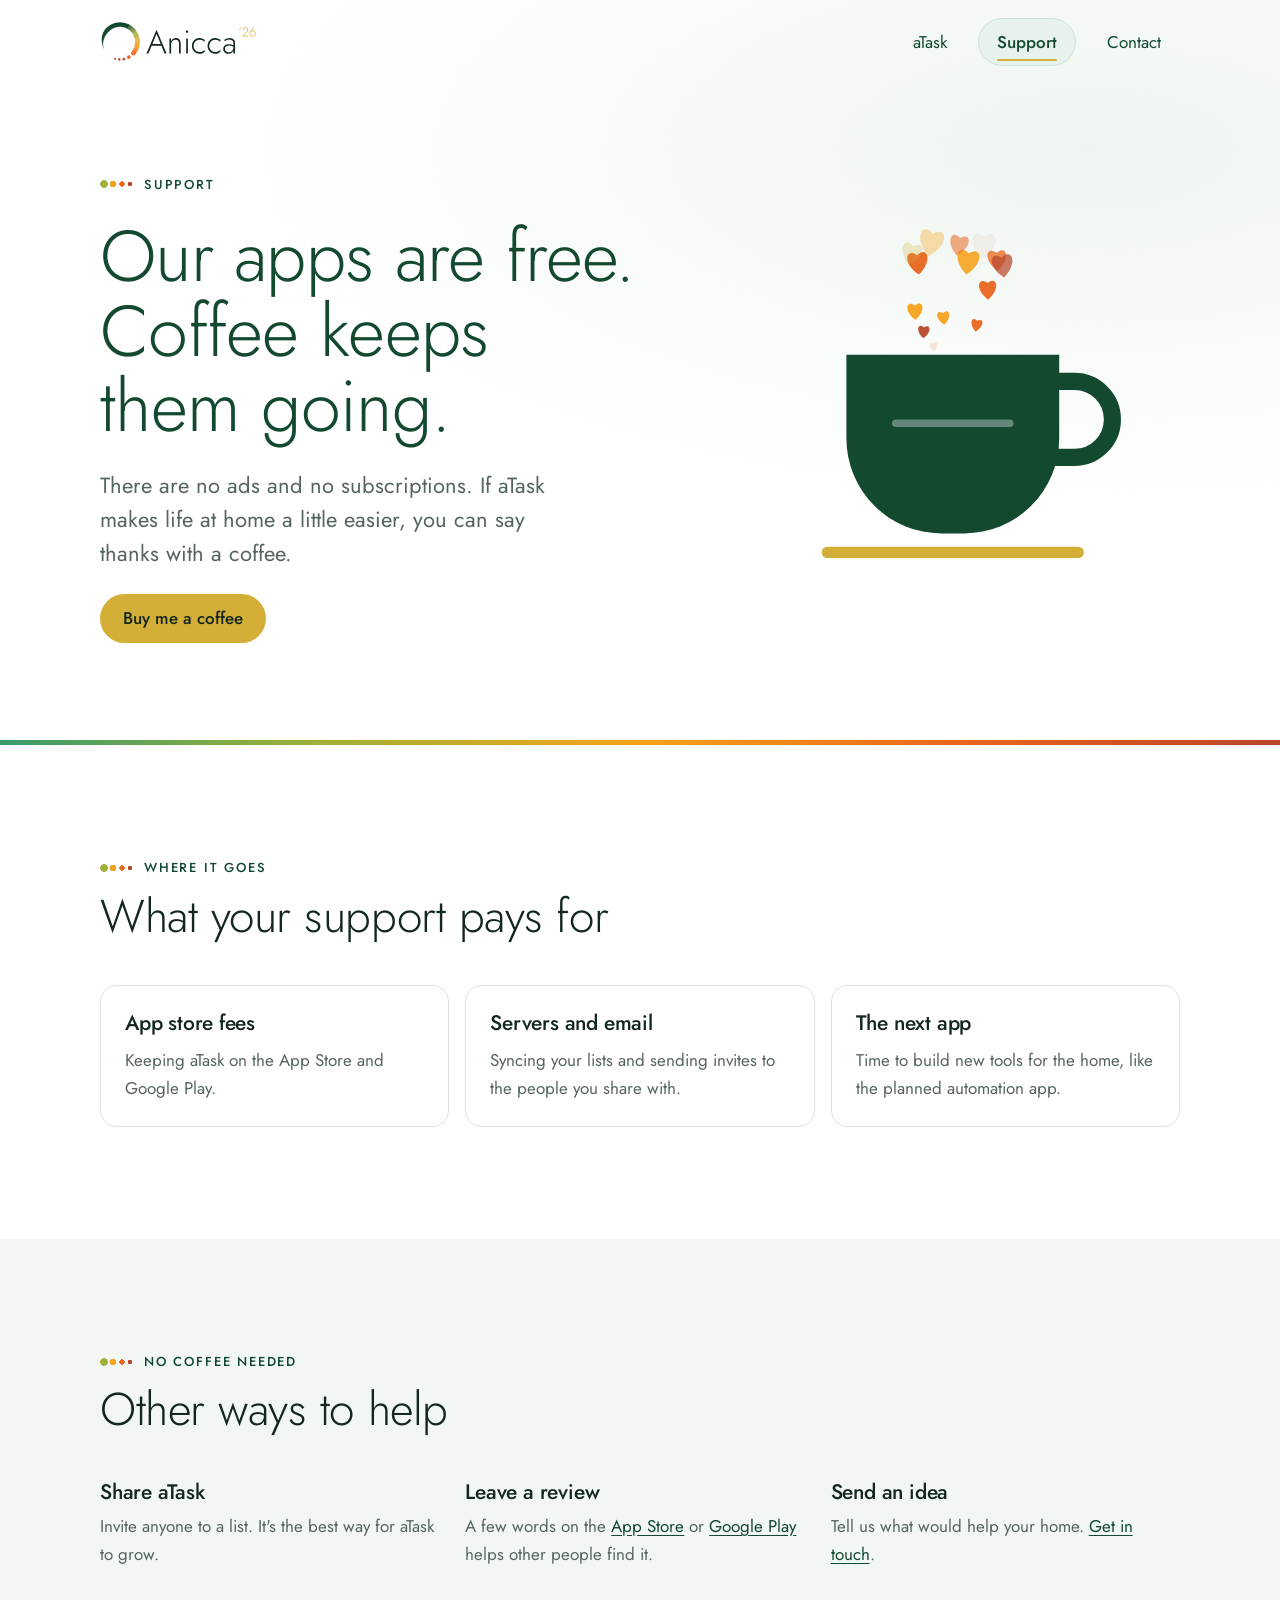
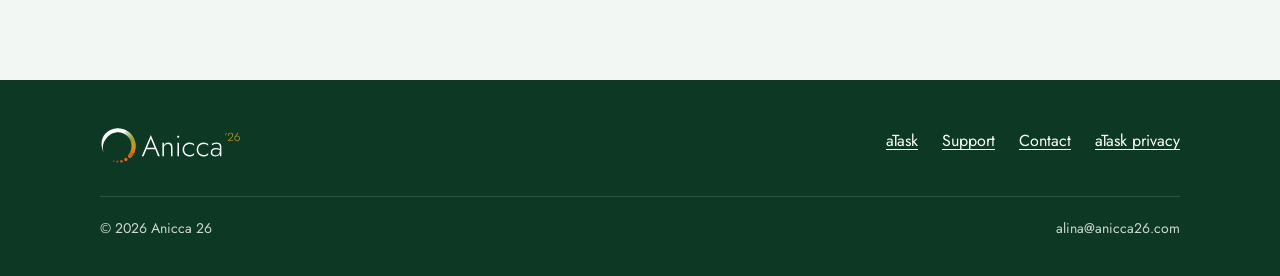
<file: docs/support/index.html>
<!doctype html>
<html lang="en">
<head>
  <meta charset="utf-8">
  <meta name="viewport" content="width=device-width, initial-scale=1">
  <title>Support Anicca 26 · Buy me a coffee</title>
  <meta name="description" content="Anicca 26 apps are free. If they help your home, you can support the work with a coffee.">
  <link rel="canonical" href="https://anicca26.org/support/">
  <meta name="theme-color" content="#FFFFFF">
  <link rel="icon" href="../assets/img/favicon.svg?v=3" type="image/svg+xml">
  <link rel="icon" href="../assets/img/favicon-32.png?v=3" sizes="32x32" type="image/png">
  <link rel="apple-touch-icon" href="../assets/img/apple-touch-icon.png?v=3">
  <meta property="og:type" content="website">
  <meta property="og:site_name" content="Anicca 26">
  <meta property="og:url" content="https://anicca26.org/support/">
  <meta property="og:title" content="Support Anicca 26">
  <meta property="og:description" content="Our apps are free. If they help, you can buy me a coffee.">
  <meta property="og:image" content="https://anicca26.org/assets/img/og.png">
  <meta name="twitter:card" content="summary_large_image">
  <link rel="preconnect" href="https://fonts.googleapis.com">
  <link rel="preconnect" href="https://fonts.gstatic.com" crossorigin>
  <link rel="stylesheet" href="https://fonts.googleapis.com/css2?family=Jost:wght@300;400;500&display=swap">
  <link rel="stylesheet" href="../assets/css/site.css?v=9">
</head>
<body>
<a class="skip" href="#main">Skip to content</a>

<div class="band">
  <div class="wrap">
    <header class="site-header">
      <a class="brand" href="../" aria-label="Anicca 26 home"><img src="../assets/img/anicca26-lockup-on-light.svg?v=3" alt="Anicca 26" width="215" height="40"></a>
      <nav class="nav" aria-label="Main">
        <a href="../atask/">aTask</a>
        <a href="./" aria-current="page">Support</a>
        <a href="../#contact">Contact</a>
      </nav>
    </header>

    <section class="hero coffee">
      <div class="copy">
        <span class="eyebrow">Support</span>
        <h1>Our apps are free. Coffee keeps them going.</h1>
        <p class="lede">There are no ads and no subscriptions. If aTask makes life at home a little easier, you can say thanks with a coffee.</p>
        <div class="actions">
          <a class="btn btn-gold" id="coffee-btn" href="https://buymeacoffee.com/alinaj">Buy me a coffee</a>
        </div>
      </div>
      <div class="hero-art">
        <svg viewBox="0 0 200 200" role="img" aria-label="A coffee cup with little hearts rising from it" class="coffee">
          <g id="steam" aria-hidden="true"></g>
          
          <path d="M46 72h112v44a50 50 0 0 1-50 50h-12a50 50 0 0 1-50-50z" fill="#12492F"/>
          <path d="M158 86h8a20 20 0 0 1 0 40h-10" fill="none" stroke="#12492F" stroke-width="9" stroke-linecap="round"/>
          <path d="M36 176h132" stroke="#D4AF37" stroke-width="6" stroke-linecap="round"/>
          <path d="M72 108h60" stroke="#FFFFFF" stroke-width="4" stroke-linecap="round" opacity=".35"/>
        </svg>
      </div>
    </section>
  </div>
</div>

<main id="main">
  <section class="section">
    <div class="wrap">
      <div class="section-head">
        <span class="eyebrow">Where it goes</span>
        <h2>What your support pays for</h2>
      </div>
      <div class="costs">
        <div class="cost"><h3>App store fees</h3><p>Keeping aTask on the App Store and Google Play.</p></div>
        <div class="cost"><h3>Servers and email</h3><p>Syncing your lists and sending invites to the people you share with.</p></div>
        <div class="cost"><h3>The next app</h3><p>Time to build new tools for the home, like the planned automation app.</p></div>
      </div>
    </div>
  </section>

  <section class="section tinted">
    <div class="wrap">
      <div class="section-head">
        <span class="eyebrow">No coffee needed</span>
        <h2>Other ways to help</h2>
      </div>
      <div class="other">
        <div><h3>Share aTask</h3><p>Invite anyone to a list. It's the best way for aTask to grow.</p></div>
        <div><h3>Leave a review</h3><p>A few words on the <a href="https://apps.apple.com/us/app/atask/id6767109956">App Store</a> or <a href="https://play.google.com/store/apps/details?id=org.anicca26.atask">Google Play</a> helps other people find it.</p></div>
        <div><h3>Send an idea</h3><p>Tell us what would help your home. <a href="../#contact">Get in touch</a>.</p></div>
      </div>
    </div>
  </section>
</main>

<footer class="site-footer">
  <div class="wrap">
    <div class="footer-grid">
      <img src="../assets/img/anicca26-lockup-on-dark.svg?v=3" alt="Anicca 26" width="194" height="36">
      <nav class="footer-links" aria-label="Footer">
        <a href="../atask/">aTask</a>
        <a href="./">Support</a>
        <a href="../#contact">Contact</a>
        <a href="https://atask.anicca26.org/privacy">aTask privacy</a>
      </nav>
    </div>
    <div class="footer-bottom">
      <span>© 2026 Anicca 26</span>
      <span>alina@anicca26.com</span>
    </div>
  </div>
</footer>
<script src="../assets/js/site.js?v=6" defer></script>
</body>
</html>
</file>
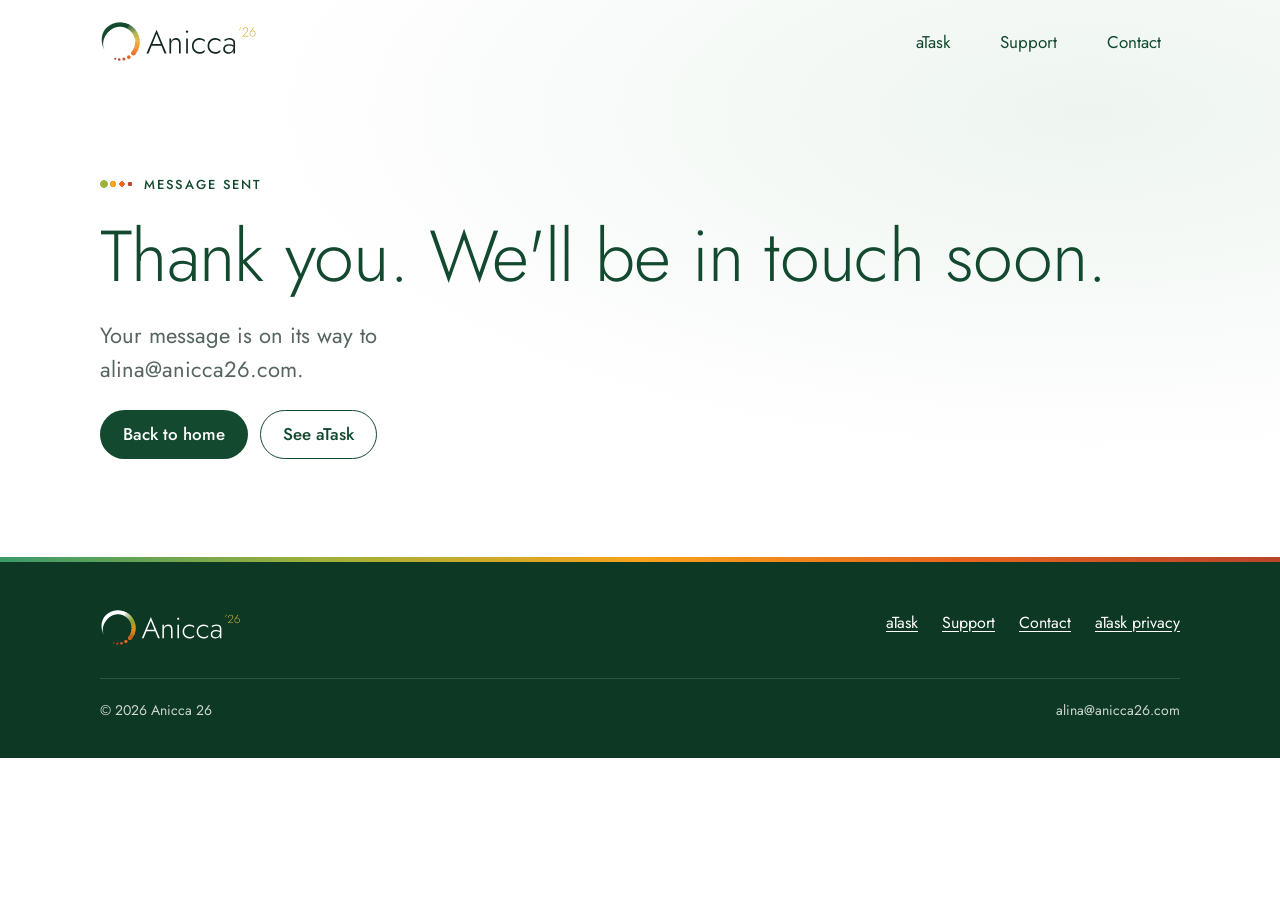
<file: docs/thanks/index.html>
<!doctype html>
<html lang="en">
<head>
  <meta charset="utf-8">
  <meta name="viewport" content="width=device-width, initial-scale=1">
  <title>Thank you · Anicca 26</title>
  <meta name="description" content="Thanks for getting in touch with Anicca 26.">
  <link rel="canonical" href="https://anicca26.org/thanks/">
  <meta name="robots" content="noindex">
  <meta name="theme-color" content="#FFFFFF">
  <link rel="icon" href="../assets/img/favicon.svg?v=3" type="image/svg+xml">
  <link rel="icon" href="../assets/img/favicon-32.png?v=3" sizes="32x32" type="image/png">
  <link rel="apple-touch-icon" href="../assets/img/apple-touch-icon.png?v=3">
  <meta property="og:type" content="website">
  <meta property="og:site_name" content="Anicca 26">
  <meta property="og:url" content="https://anicca26.org/thanks/">
  <meta property="og:title" content="Thank you · Anicca 26">
  <meta property="og:description" content="Thanks for getting in touch.">
  <meta property="og:image" content="https://anicca26.org/assets/img/og.png">
  <meta name="twitter:card" content="summary_large_image">
  <link rel="preconnect" href="https://fonts.googleapis.com">
  <link rel="preconnect" href="https://fonts.gstatic.com" crossorigin>
  <link rel="stylesheet" href="https://fonts.googleapis.com/css2?family=Jost:wght@300;400;500&display=swap">
  <link rel="stylesheet" href="../assets/css/site.css?v=9">
</head>
<body>
<a class="skip" href="#main">Skip to content</a>

<div class="band">
  <div class="wrap">
    <header class="site-header">
      <a class="brand" href="../" aria-label="Anicca 26 home"><img src="../assets/img/anicca26-lockup-on-light.svg?v=3" alt="Anicca 26" width="215" height="40"></a>
      <nav class="nav" aria-label="Main">
        <a href="../atask/">aTask</a>
        <a href="../support/">Support</a>
        <a href="../#contact">Contact</a>
      </nav>
    </header>

    <section class="hero" style="grid-template-columns:1fr">
      <div class="copy">
        <span class="eyebrow">Message sent</span>
        <h1>Thank you. We'll be in touch soon.</h1>
        <p class="lede">Your message is on its way to alina@anicca26.com.</p>
        <div class="actions"><a class="btn btn-primary" href="../">Back to home</a><a class="btn btn-outline" href="../atask/">See aTask</a></div>
      </div>
    </section>
  </div>
</div>
<footer class="site-footer">
  <div class="wrap">
    <div class="footer-grid">
      <img src="../assets/img/anicca26-lockup-on-dark.svg?v=3" alt="Anicca 26" width="194" height="36">
      <nav class="footer-links" aria-label="Footer">
        <a href="../atask/">aTask</a>
        <a href="../support/">Support</a>
        <a href="../#contact">Contact</a>
        <a href="https://atask.anicca26.org/privacy">aTask privacy</a>
      </nav>
    </div>
    <div class="footer-bottom">
      <span>© 2026 Anicca 26</span>
      <span>alina@anicca26.com</span>
    </div>
  </div>
</footer>
</body>
</html>
</file>
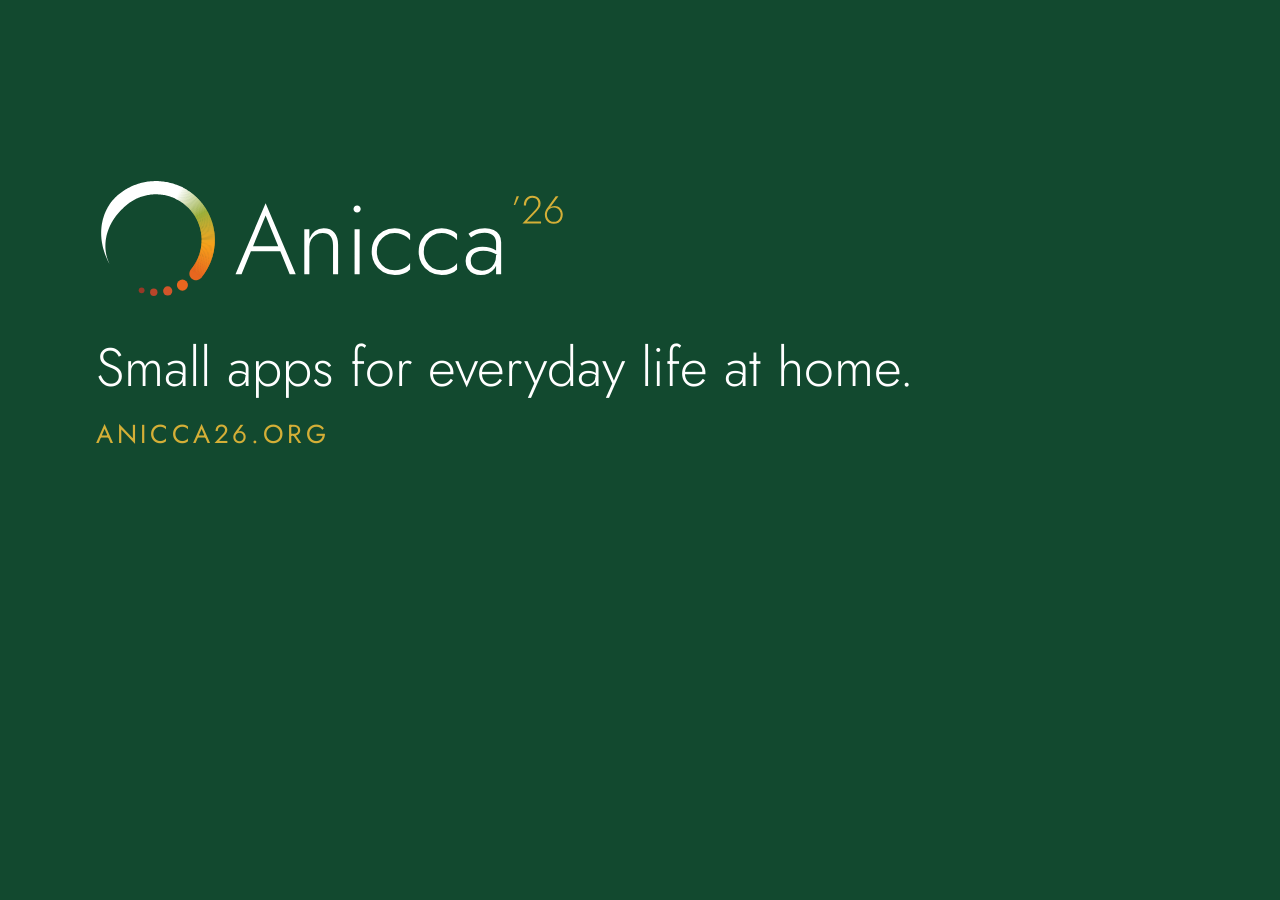
<file: brand/source/og.html>
<!doctype html><html><head><meta charset="utf-8"><style>
@font-face{font-family:J;src:url("Jost[wght].ttf");font-weight:100 900}
body{margin:0;width:1200px;height:630px;background:#12492F;color:#fff;font-family:J,sans-serif;display:flex;flex-direction:column;justify-content:center;padding:0 96px;box-sizing:border-box;gap:36px}
img{height:120px;width:auto;align-self:flex-start}
p{margin:0;font-weight:300;font-size:54px;line-height:1.15;max-width:900px}
span{display:block;font-size:26px;font-weight:400;color:#D4AF37;letter-spacing:.14em;text-transform:uppercase}
</style></head><body>
<img src="../logo/anicca26-lockup-on-dark.svg" alt="">
<p>Small apps for everyday life at home.<span style="margin-top:22px">anicca26.org</span></p>
</body></html>
</file>
<file: docs/assets/css/site.css>
/* Anicca 26 — site styles
   Brand: Racing Green #12492F, Royal Gold #D4AF37, Jost Light for display.
   Gold is only used on green/dark surfaces or as a fill (2.1:1 on white).
   The site is white-first: it does not switch to a dark theme. */

:root {
  --racing: #12492f;
  --racing-deep: #0d3824;
  --gold: #d4af37;
  --gold-ink: #13261f;         /* text on gold buttons */
  --fog: #eef3f0;

  --bg: #ffffff;
  --tint: #f3f7f4;             /* soft green-white for alternating sections */
  --surface: #ffffff;
  --ink: #13261f;
  --muted: #56655f;
  --line: #dde3de;
  --link: #12492f;
  --fill: #12492f;             /* brand fills on the page background */
  --chip-now-bg: #e3efe7;
  --chip-now-ink: #12492f;
  --chip-later-bg: #f1eee2;
  --chip-later-ink: #6b5712;

  --sans: "Jost", system-ui, -apple-system, "Segoe UI", sans-serif;
  --wrap: 1120px;
  --radius: 16px;
  --rainbow: linear-gradient(90deg, #3a9a6a, #9fb13a 30%, #f7a21b 60%, #e8661f 82%, #b8452a);
  color-scheme: light;
}


*, *::before, *::after { box-sizing: border-box; }
html { -webkit-text-size-adjust: 100%; }
body {
  margin: 0;
  background: var(--bg);
  color: var(--ink);
  font: 400 18px/1.65 var(--sans);
}
img { max-width: 100%; height: auto; display: block; }
a { color: var(--link); text-underline-offset: 3px; }
a:hover { text-decoration-thickness: 2px; }
:focus-visible { outline: 3px solid var(--gold); outline-offset: 3px; border-radius: 4px; }

.wrap { max-width: var(--wrap); margin: 0 auto; padding-inline: 20px; }
.skip { position: absolute; left: -999px; top: 8px; background: var(--gold); color: var(--gold-ink); padding: 8px 14px; border-radius: 8px; z-index: 10; }
.skip:focus { left: 12px; }

h1, h2, h3 { margin: 0; text-wrap: balance; letter-spacing: -.01em; }
h1 { font-weight: 300; font-size: clamp(40px, 6.4vw, 72px); line-height: 1.04; }
h2 { font-weight: 300; font-size: clamp(32px, 4.2vw, 46px); line-height: 1.1; }
h3 { font-weight: 500; font-size: 21px; line-height: 1.3; }
p { margin: 0; }
.eyebrow { font-size: 13px; font-weight: 500; letter-spacing: .14em; text-transform: uppercase; color: var(--racing); display: inline-flex; align-items: center; gap: 10px; }
.eyebrow::before { content: ""; width: 34px; height: 8px; flex: none;
  background:
    radial-gradient(circle, #9fb13a 3.6px, transparent 4px) 0 50% / 8px 8px no-repeat,
    radial-gradient(circle, #f7a21b 3px, transparent 3.4px) 9px 50% / 8px 8px no-repeat,
    radial-gradient(circle, #e8661f 2.5px, transparent 2.9px) 18px 50% / 8px 8px no-repeat,
    radial-gradient(circle, #b8452a 2px, transparent 2.4px) 26px 50% / 8px 8px no-repeat; }
.lede { font-size: clamp(19px, 2vw, 22px); line-height: 1.55; max-width: 36ch; }

/* ---------- Header + hero (white, with the logo's color line underneath) ---------- */
.band { background: radial-gradient(1200px 500px at 85% 20%, #eef5f0 0%, rgba(238, 245, 240, 0) 70%), #fff; color: var(--ink); }
.band a { color: var(--racing); }
.band h1 { color: var(--racing); }
.site-header { display: flex; align-items: center; justify-content: space-between; gap: 16px; padding-block: 18px; flex-wrap: wrap; }
.brand { display: inline-flex; line-height: 0; }
.brand img { height: 40px; width: auto; }
.nav { display: flex; gap: clamp(4px, 1.2vw, 12px); font-size: 17px; }
/* Menu links: on hover the pill fills with Racing Green and the text turns white */
.nav a { position: relative; text-decoration: none; color: var(--racing); padding: 9px 18px; border-radius: 999px;
  border: 1.5px solid transparent; cursor: pointer; transition: background-color .15s ease, color .15s ease, border-color .15s ease, transform .15s ease; }
.nav a::after { content: ""; position: absolute; left: 18px; right: 18px; bottom: 4px; height: 2px; border-radius: 2px;
  background: var(--gold); transform: scaleX(0); transform-origin: left; transition: transform .2s ease; }
.nav a:hover, .nav a:focus-visible { background: var(--racing); color: #fff; transform: translateY(-1px); }
.nav a:hover::after, .nav a:focus-visible::after { transform: scaleX(0); }
.nav a:active { transform: translateY(0); }
.nav a[aria-current="page"] { font-weight: 500; border-color: #cfe3d6; background: #e8f2ec; }
.nav a[aria-current="page"]::after { transform: scaleX(1); }
.nav a[aria-current="page"]:hover { background: var(--racing); }
@media (prefers-reduced-motion: reduce) { .nav a, .nav a::after, .product { transition: none; } .nav a:hover, .product.is-link:hover { transform: none; } }

.hero { display: grid; grid-template-columns: minmax(0, 1.25fr) minmax(0, 1fr); gap: clamp(24px, 5vw, 64px); align-items: center; padding-block: clamp(40px, 7vw, 96px) clamp(56px, 8vw, 112px); }
.hero .copy { display: flex; flex-direction: column; gap: 24px; }
.hero .lede { color: var(--muted); }
.hero-art { justify-self: center; width: min(100%, 380px); }
@media (max-width: 800px) {
  .hero { grid-template-columns: 1fr; }
  .hero-art { order: -1; width: min(60%, 240px); justify-self: start; }
}

.actions { display: flex; flex-wrap: wrap; gap: 12px; }
.btn { display: inline-flex; align-items: center; gap: 10px; font: 500 17px/1 var(--sans); padding: 15px 22px; border-radius: 999px; text-decoration: none; border: 1.5px solid transparent; transition: transform .15s ease, background-color .15s ease; }
.btn:hover { transform: translateY(-1px); }
.btn-gold { background: var(--gold); color: var(--gold-ink) !important; }
.btn-gold:hover { background: #e0bd4a; }
.btn-primary { background: var(--racing); color: #fff !important; }
.btn-primary:hover { background: #185c3c; }
.btn-outline { border-color: var(--racing); color: var(--racing) !important; background: #fff; }
.btn-outline:hover { background: var(--tint); }
.btn-ghost { border-color: rgba(255, 255, 255, .55); color: #fff !important; }
.btn-ghost:hover { border-color: #fff; background: rgba(255, 255, 255, .06); }
.btn-solid { background: var(--fill); color: #fff !important; }
.btn-line { border-color: var(--line); color: var(--ink) !important; background: var(--surface); }
.btn small { font-size: 12px; opacity: .8; display: block; margin-bottom: 3px; font-weight: 400; }
.btn .two { display: flex; flex-direction: column; align-items: flex-start; line-height: 1.1; }

/* Animated logo: the line draws itself once when the page opens, the dots pop in,
   then keep a gentle "..." wave going. */
.logo-anim { overflow: visible; }
.logo-anim .draw { stroke-dasharray: 1 1; stroke-dashoffset: 1; }
.logo-anim .d { opacity: 0; transform-box: fill-box; transform-origin: center; }
.logo-anim.play .draw { animation: draw 1.8s .25s cubic-bezier(.45, 0, .2, 1) forwards; }
.logo-anim.play .d1 { animation: pop .35s ease-out 2.05s forwards, breathe 2.6s ease-in-out 3.3s infinite; }
.logo-anim.play .d2 { animation: pop .35s ease-out 2.25s forwards, breathe 2.6s ease-in-out 3.5s infinite; }
.logo-anim.play .d3 { animation: pop .35s ease-out 2.45s forwards, breathe 2.6s ease-in-out 3.7s infinite; }
.logo-anim.play .d4 { animation: pop .35s ease-out 2.65s forwards, breathe 2.6s ease-in-out 3.9s infinite; }
@keyframes draw { to { stroke-dashoffset: 0; } }
@keyframes pop { from { opacity: 0; transform: scale(.4); } to { opacity: 1; transform: scale(1); } }
@keyframes breathe { 0%, 55%, 100% { opacity: 1; transform: translateY(0) scale(1); } 22% { opacity: 1; transform: translateY(-1.4px) scale(1.3); } }

/* The color line under the header: colors flow along it; faster and brighter on hover */
.band { position: relative; border-bottom: 0; }
.band::after { content: ""; position: absolute; left: 0; right: 0; bottom: 0; height: 5px;
  background: linear-gradient(90deg, #3a9a6a, #9fb13a, #f7a21b, #e8661f, #b8452a, #e8661f, #f7a21b, #9fb13a, #3a9a6a);
  background-size: 200% 100%; animation: flow 9s linear infinite;
  transition: height .3s ease, filter .3s ease, box-shadow .3s ease; }
.band:hover::after { height: 8px; animation-duration: 3s; filter: saturate(1.35) brightness(1.05); box-shadow: 0 0 18px rgba(247, 162, 27, .55); }
@keyframes flow { from { background-position: 0% 0; } to { background-position: -200% 0; } }
/* the aTask tile's top strip flows the same way, slowly */
.product.featured::before { background: linear-gradient(90deg, #3a9a6a, #9fb13a, #f7a21b, #e8661f, #b8452a, #e8661f, #f7a21b, #9fb13a, #3a9a6a); background-size: 200% 100%; animation: flow 14s linear infinite; }
.product.is-link:hover::before { animation-duration: 4s; }

@media (prefers-reduced-motion: reduce) {
  .logo-anim .draw, .logo-anim.play .draw { animation: none; stroke-dashoffset: 0; }
  .logo-anim .d, .logo-anim.play .d1, .logo-anim.play .d2, .logo-anim.play .d3, .logo-anim.play .d4 { animation: none; opacity: 1; }
  .band::after, .product.featured::before { animation: none; }
  .btn { transition: none; }
}

/* ---------- Sections ---------- */
.section { padding-block: clamp(64px, 9vw, 112px); }
.section + .section { padding-top: 0; }
.section.tinted { background: var(--tint); padding-top: clamp(64px, 9vw, 112px); }
.section.tinted + .section { padding-top: clamp(64px, 9vw, 112px); }
.section-head { display: flex; flex-direction: column; gap: 12px; margin-bottom: clamp(28px, 4vw, 44px); max-width: 60ch; }
.section-head p { color: var(--muted); }

.products { display: grid; grid-template-columns: repeat(2, minmax(0, 1fr)); gap: 16px; }
@media (max-width: 760px) { .products { grid-template-columns: 1fr; } }
.product { background: #e8f2ec; border: 1px solid #cfe3d6; transition: transform .18s ease, box-shadow .18s ease; border-radius: var(--radius); padding: 26px; display: flex; flex-direction: column; gap: 12px; }
.product p { color: #3f524a; }
.product h3 { color: var(--racing); }
.product.featured { background: #dcebe2; border-color: #c3dccc; }
.product .top { display: flex; justify-content: space-between; align-items: center; gap: 12px; }
.product.featured { position: relative; overflow: hidden; padding-top: 30px;
  grid-column: 1 / -1; display: grid; grid-template-columns: minmax(0, 1fr) auto; gap: 24px; align-items: center; }
.product.featured::before { content: ""; position: absolute; inset: 0 0 auto 0; height: 4px; background: var(--rainbow); }
.product.featured .text { display: flex; flex-direction: column; gap: 12px; }
.product.featured .terra-anim { width: 210px; background: #fff; border-radius: 20px; padding: 8px; box-shadow: 0 10px 24px -14px rgba(18, 73, 47, .35); }
@media (max-width: 560px) { .product.featured { grid-template-columns: 1fr; } .product.featured .terra-anim { width: 180px; } }
.product.wide { grid-column: 1 / -1; }
/* The aTask tile is clickable as a whole */
.product.is-link { cursor: pointer; }
.product.is-link .stretched::before { content: ""; position: absolute; inset: 0; }
.product.is-link:hover { transform: translateY(-3px); box-shadow: 0 18px 36px -20px rgba(18, 73, 47, .45); border-color: var(--racing); }
.product.is-link:hover .more { text-decoration-thickness: 2px; }
.chip { font-size: 13px; font-weight: 500; padding: 4px 11px; border-radius: 999px; white-space: nowrap; }
.chip-now { background: var(--racing); color: #fff; }
.chip-later { background: #fff; color: #6b5712; border: 1px solid #e7dcb0; }
.works { font-size: 15px; color: var(--muted); }
.product .more { font-weight: 500; }

.split { display: grid; grid-template-columns: minmax(0, 1fr) minmax(0, 1fr); gap: clamp(28px, 6vw, 80px); align-items: center; }
@media (max-width: 800px) { .split { grid-template-columns: 1fr; } }
.story { display: flex; flex-direction: column; gap: 18px; }
.story p { color: var(--muted); max-width: 58ch; }
.story p strong { color: var(--ink); font-weight: 500; }

/* Logo meaning, as a timeline */
.meaning { list-style: none; margin: 0; padding: 0; display: flex; flex-direction: column; border-top: 1px solid var(--line); }
.meaning li { display: grid; grid-template-columns: 110px 1fr; gap: 16px; padding-block: 16px; border-bottom: 1px solid var(--line); }
.meaning b { font-weight: 500; color: var(--racing); }
.meaning span { color: var(--muted); }

.panel { background: var(--racing); color: #fff; border-radius: calc(var(--radius) + 4px); padding: clamp(28px, 5vw, 56px); }
.panel a:not(.btn) { color: #fff; }
.panel .muted, .panel .contact .intro p, .panel.contact .intro p { color: rgba(255, 255, 255, .82); }
.panel label { color: #fff; }
.panel input, .panel textarea { background: #fff; color: #13261f; border-color: transparent; }
.panel input:focus, .panel textarea:focus { border-color: var(--gold); box-shadow: 0 0 0 3px rgba(212, 175, 55, .35); }

/* Terra: transparent line art, never clipped */
.terra { display: block; width: 100%; height: auto; overflow: visible; }
.terra-anim { display: block; max-width: 100%; height: auto; }
.terra-card { background: #fff; border-radius: 28px; padding: 18px; box-shadow: 0 1px 0 rgba(18, 73, 47, .06), 0 18px 40px -18px rgba(18, 73, 47, .28); }

/* ---------- Contact form ---------- */
.contact { display: grid; grid-template-columns: minmax(0, 1fr) minmax(0, 1.2fr); gap: clamp(28px, 6vw, 72px); }
@media (max-width: 800px) { .contact { grid-template-columns: 1fr; } }
.contact .intro { display: flex; flex-direction: column; gap: 14px; }
.contact .intro p { color: var(--muted); }
.email { font-weight: 500; }
form { display: flex; flex-direction: column; gap: 16px; }
.field { display: flex; flex-direction: column; gap: 6px; }
label { font-size: 15px; font-weight: 500; }
input, textarea { font: 400 17px/1.4 var(--sans); color: var(--ink); background: var(--surface); border: 1.5px solid var(--line); border-radius: 12px; padding: 13px 14px; width: 100%; }
input:focus, textarea:focus { outline: none; border-color: var(--fill); box-shadow: 0 0 0 3px color-mix(in srgb, var(--fill) 25%, transparent); }
textarea { min-height: 140px; resize: vertical; }
.hp { position: absolute; left: -5000px; }
form .btn { align-self: flex-start; border: 0; cursor: pointer; }
.fine { font-size: 14px; color: var(--muted); }

/* ---------- aTask page ---------- */
.features { display: grid; grid-template-columns: repeat(3, minmax(0, 1fr)); gap: 16px; }
@media (max-width: 900px) { .features { grid-template-columns: repeat(2, minmax(0, 1fr)); } }
@media (max-width: 560px) { .features { grid-template-columns: 1fr; } }
.feature { background: var(--surface); border: 1px solid var(--line); border-radius: var(--radius); padding: 24px; display: flex; flex-direction: column; gap: 8px; }
.feature p { color: var(--muted); font-size: 17px; }
.feature svg { width: 28px; height: 28px; color: var(--fill); margin-bottom: 4px; }
.steps { list-style: none; margin: 0; padding: 0; display: grid; grid-template-columns: repeat(4, minmax(0, 1fr)); gap: 16px; counter-reset: step; }
@media (max-width: 900px) { .steps { grid-template-columns: repeat(2, minmax(0, 1fr)); } }
@media (max-width: 560px) { .steps { grid-template-columns: 1fr; } }
.steps li { border-top: 2px solid var(--fill); padding-top: 14px; display: flex; flex-direction: column; gap: 6px; }
.steps li { border-top-color: var(--racing); }
.steps li::before { counter-increment: step; content: "Step " counter(step); font-size: 13px; font-weight: 500; letter-spacing: .12em; text-transform: uppercase; color: var(--muted); }
.steps p { color: var(--muted); font-size: 17px; }
.who { display: flex; flex-wrap: wrap; gap: 10px; }
.who span { background: var(--surface); border: 1px solid var(--line); border-radius: 999px; padding: 8px 16px; font-size: 16px; }
.privacy { display: flex; flex-direction: column; gap: 10px; }
.privacy ul { margin: 0; padding-left: 20px; color: var(--muted); display: flex; flex-direction: column; gap: 6px; }

/* ---------- Support page ---------- */
.coffee { display: grid; grid-template-columns: minmax(0, 1.2fr) minmax(0, 1fr); gap: clamp(24px, 5vw, 64px); align-items: center; }
@media (max-width: 800px) { .coffee { grid-template-columns: 1fr; } }
.costs { display: grid; grid-template-columns: repeat(3, minmax(0, 1fr)); gap: 16px; }
@media (max-width: 760px) { .costs { grid-template-columns: 1fr; } }
.cost { background: var(--surface); border: 1px solid var(--line); border-radius: var(--radius); padding: 24px; display: flex; flex-direction: column; gap: 8px; }
.cost p { color: var(--muted); font-size: 17px; }
.other { display: grid; grid-template-columns: repeat(3, minmax(0, 1fr)); gap: 16px; }
@media (max-width: 760px) { .other { grid-template-columns: 1fr; } }
.other div { display: flex; flex-direction: column; gap: 6px; }
.other p { color: var(--muted); font-size: 17px; }

/* ---------- Footer ---------- */
.site-footer { background: var(--racing-deep); color: rgba(255, 255, 255, .8); padding-block: 48px 36px; font-size: 16px; }
.site-footer a { color: #fff; }
.footer-grid { display: flex; justify-content: space-between; gap: 28px; flex-wrap: wrap; align-items: flex-start; }
.footer-grid img { height: 36px; width: auto; }
.footer-links { display: flex; gap: 24px; flex-wrap: wrap; }
.footer-bottom { margin-top: 32px; padding-top: 20px; border-top: 1px solid rgba(255, 255, 255, .14); display: flex; justify-content: space-between; gap: 12px; flex-wrap: wrap; font-size: 14px; }
</file>
